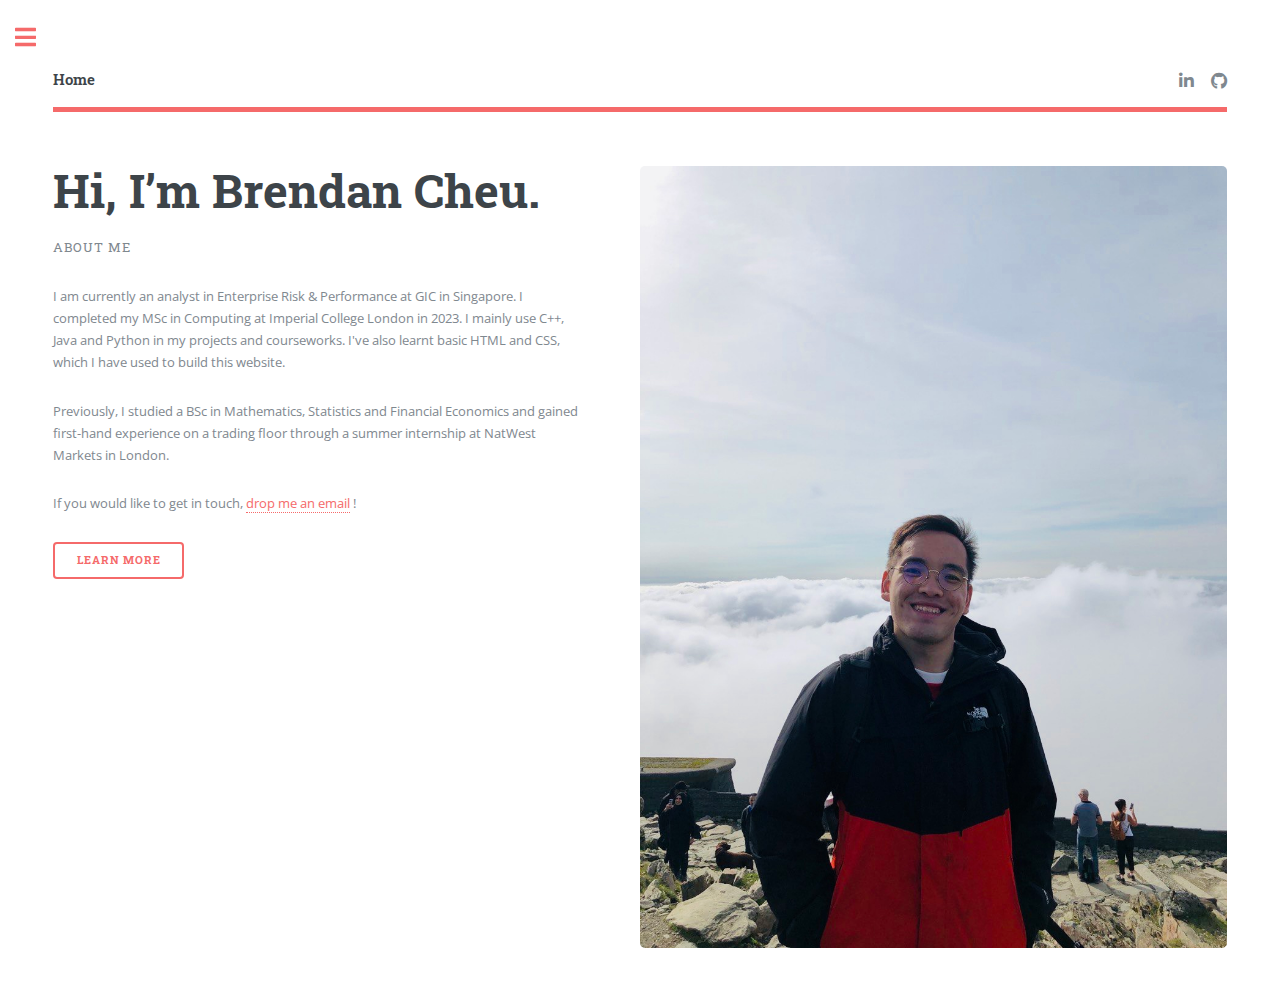
<file: index.html>
<!DOCTYPE HTML>
<!--
	Editorial by HTML5 UP
	html5up.net | @ajlkn
	Free for personal and commercial use under the CCA 3.0 license (html5up.net/license)
-->
<html>
	<head>
		<title>Brendan Cheu</title>
		<meta charset="utf-8" />
		<meta name="viewport" content="width=device-width, initial-scale=1, user-scalable=no" />
		<link rel="stylesheet" href="assets/css/main.css" />
	</head>
	<body class="is-preload">

		<!-- Wrapper -->
			<div id="wrapper">

				<!-- Main -->
					<div id="main">
						<div class="inner">

							<!-- Header -->
								<header id="header">
									<a href="index.html" class="logo"><strong>Home</strong></a>
									<ul class="icons">
										<li><a href="https://www.linkedin.com/in/brendan-cheu/" class="icon brands fa-linkedin-in"><span class="label">LinkedIn</span></a></li>
										<li><a href="https://github.com/ah19190" class="icon brands fa-github"><span class="label">GitHub</span></a></li>
									</ul>
								</header>

							<!-- Banner -->
								<section id="banner">
									<div class="content">
										<header>
											<h1>Hi, I’m Brendan Cheu.</h1>
											<p>About me</p>
										</header>
										<p>I am currently an analyst in Enterprise Risk & Performance at GIC in Singapore. I completed my MSc in Computing at Imperial College London in 2023. I mainly use C++, Java and Python in my projects and courseworks. I've also learnt basic HTML and CSS, which I have used to build this website.</p>
										<p>Previously, I studied a BSc in Mathematics, Statistics and Financial Economics and gained first-hand experience on a trading floor through a summer internship at NatWest Markets in London.</p>
										<p>If you would like to get in touch, <a href="mailto:brendancheu@gmail.com">drop me an email</a> !</p>
										<ul class="actions">
											<li><a href="about_me.html" class="button big">Learn More</a></li>
										</ul>
									</div>
									<span class="image object">
										<img src="images/IMG_0677.jpg" alt="" />
									</span>
								</section>

						</div>
					</div>

				<!-- Sidebar -->
					<div id="sidebar">
						<div class="inner">

							<!-- Search -->
								<section id="search" class="alt">
									<form method="post" action="#">
										<input type="text" name="query" id="query" placeholder="Search" />
									</form>
								</section>

							<!-- Menu -->
								<nav id="menu">
									<header class="major">
										<h2>Menu</h2>
									</header>
									<ul>
										<li><a href="index.html">Homepage</a></li>
										<li><a href="about_me.html">Experiences</a></li>
										<li><a href="projects.html">Projects</a></li>										
									</ul>
								</nav>

							<!-- Section -->
								<section>
									<header class="major">
										<h2>Recent Projects</h2>
									</header>
									<div class="mini-posts">
										<article>
											<a href="projects.html" class="image"><img src="images/kernel_bypass01.png" alt="" /></a>
											<p>Merging packets using Kernel-Bypass Frameworks</p>
										</article>
									</div>
									<ul class="actions">
										<li><a href="projects.html" class="button">More</a></li>
									</ul>
								</section>

							<!-- Section -->
								<section>
									<header class="major">
										<h2>Get in touch</h2>
									</header>
									<p>Here are the various ways to get in touch.</p>
									<ul class="contact">
										<li class="icon solid fa-envelope"><a href="#">brendancheu@gmail.com</a></li>
									</ul>
								</section>

							<!-- Footer -->
								<footer id="footer">
									<p class="copyright">&copy; Untitled. All rights reserved. Demo Images: <a href="https://unsplash.com">Unsplash</a>. Design: <a href="https://html5up.net">HTML5 UP</a>.</p>
								</footer>

						</div>
					</div>

			</div>

		<!-- Scripts -->
			<script src="assets/js/jquery.min.js"></script>
			<script src="assets/js/browser.min.js"></script>
			<script src="assets/js/breakpoints.min.js"></script>
			<script src="assets/js/util.js"></script>
			<script src="assets/js/main.js"></script>

	</body>
</html>
</file>
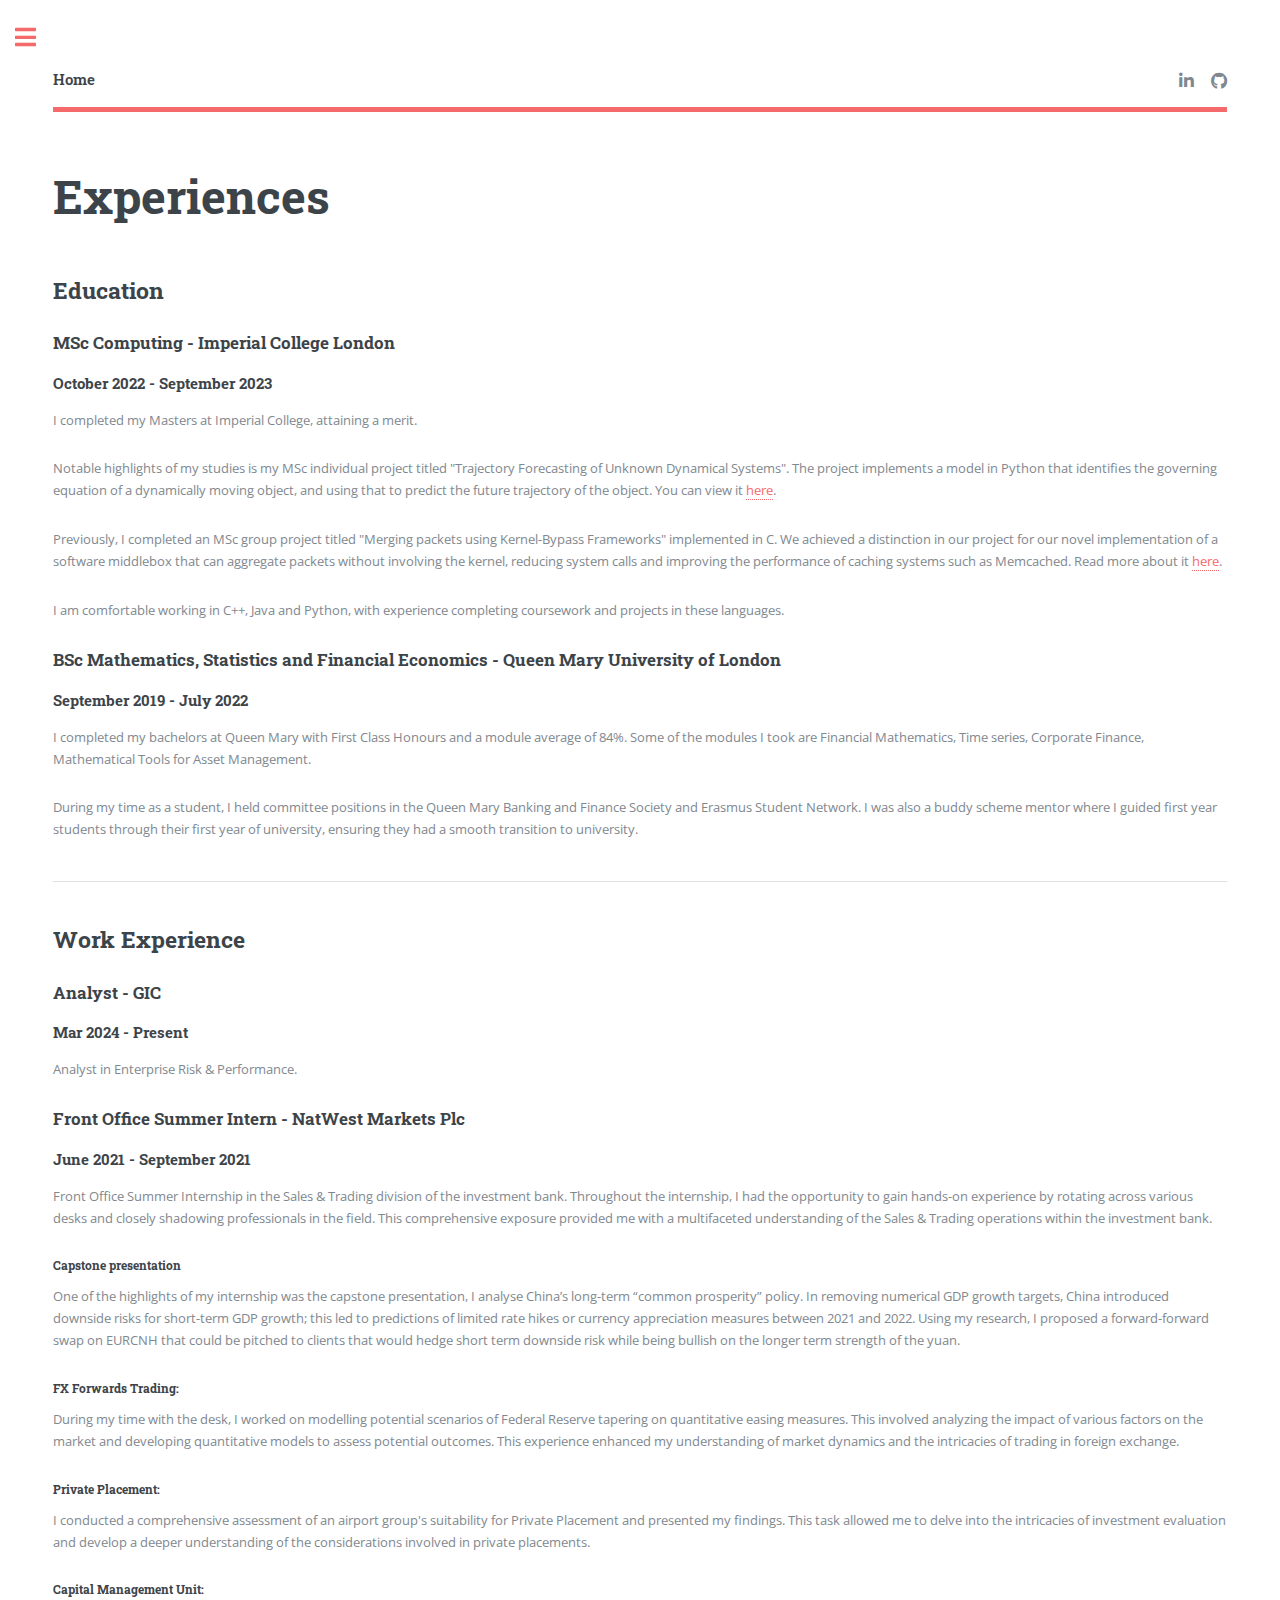
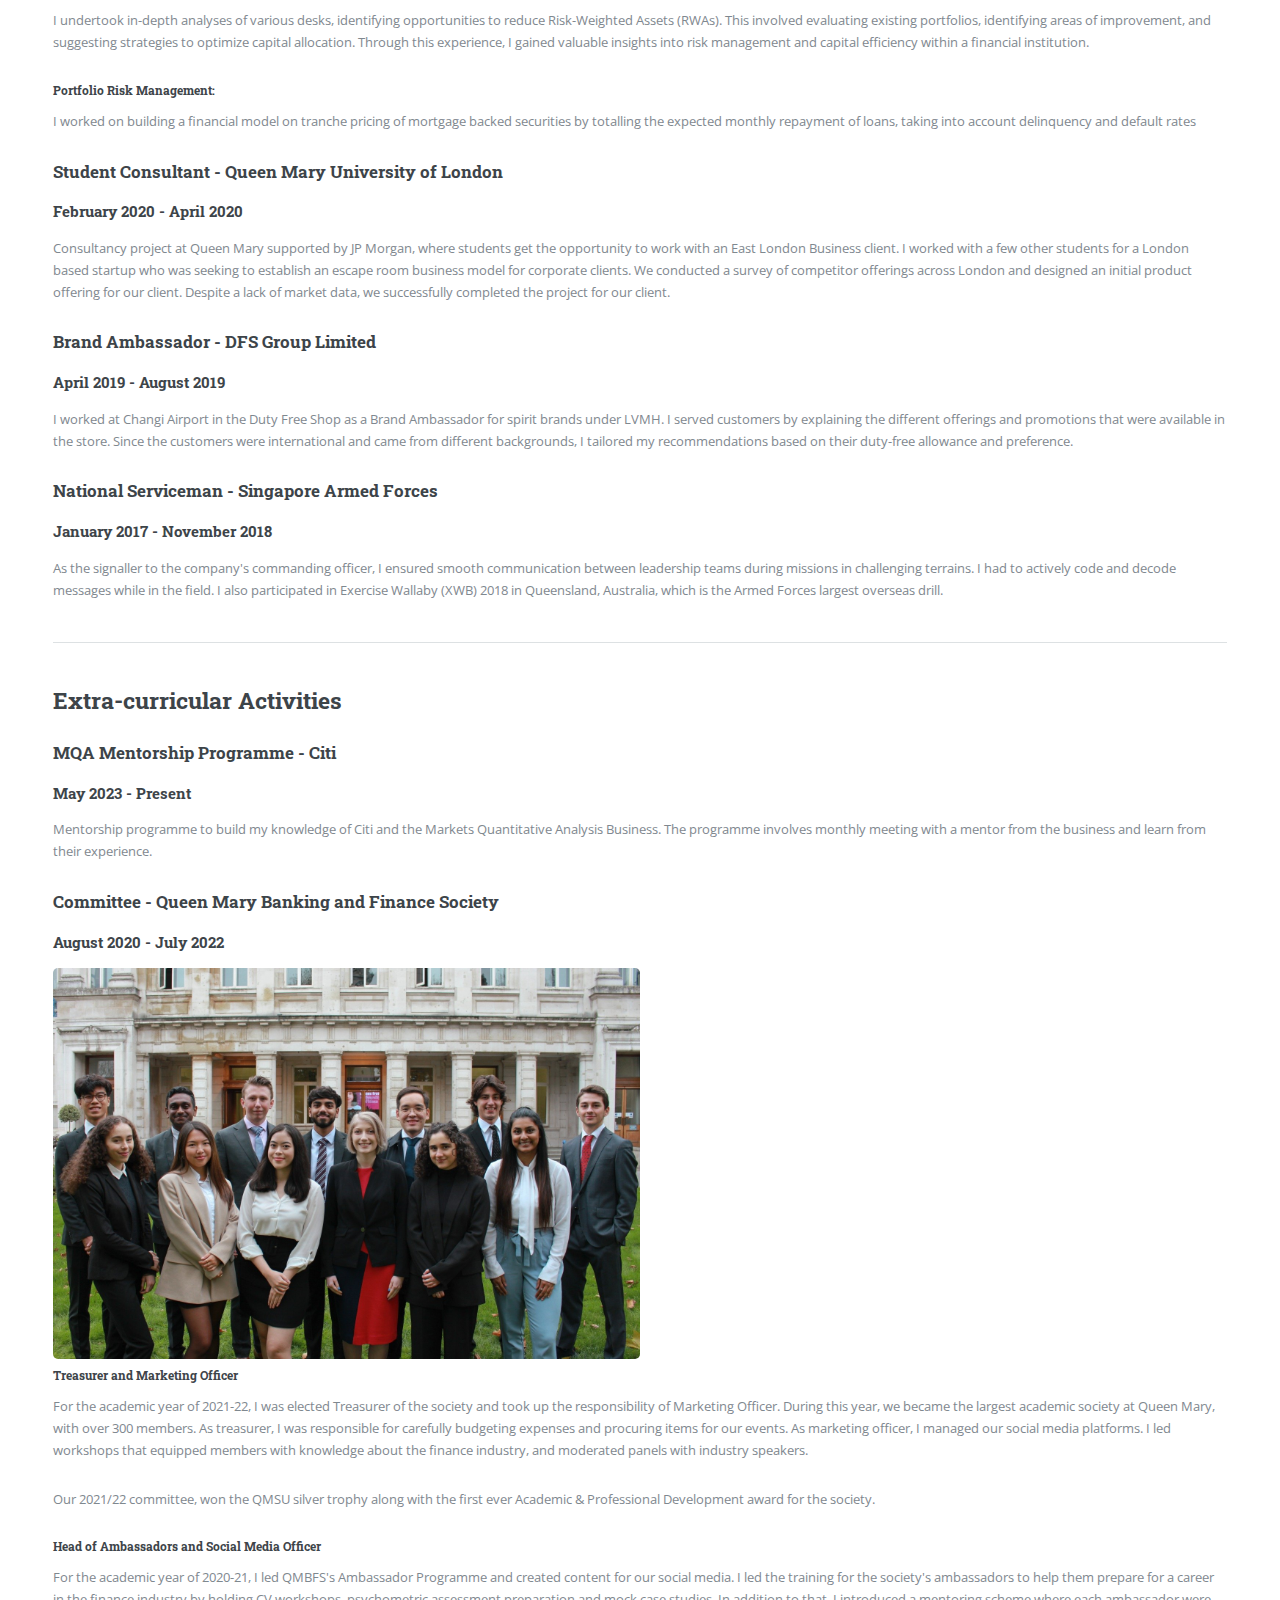
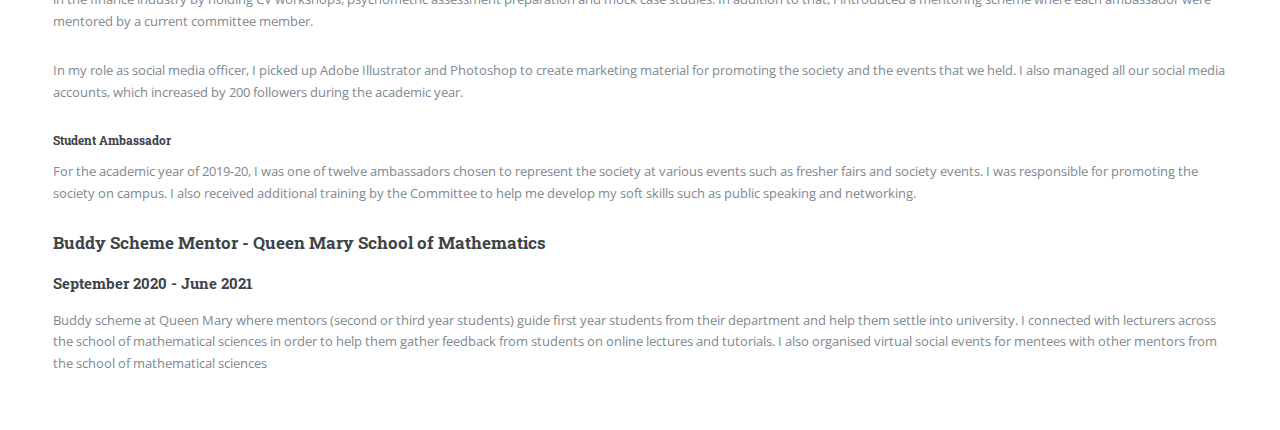
<file: about_me.html>
<!DOCTYPE HTML>
<!--
	Editorial by HTML5 UP
	html5up.net | @ajlkn
	Free for personal and commercial use under the CCA 3.0 license (html5up.net/license)
-->
<html>
	<head>
		<title>About me</title>
		<meta charset="utf-8" />
		<meta name="viewport" content="width=device-width, initial-scale=1, user-scalable=no" />
		<link rel="stylesheet" href="assets/css/main.css" />
	</head>
	<body class="is-preload">

		<!-- Wrapper -->
			<div id="wrapper">

				<!-- Main -->
					<div id="main">
						<div class="inner">

							<!-- Header -->
								<header id="header">
									<a href="index.html" class="logo"><strong>Home</strong></a>
									<ul class="icons">
										<li><a href="https://www.linkedin.com/in/brendan-cheu/" class="icon brands fa-linkedin-in"><span class="label">LinkedIn</span></a></li>
										<li><a href="https://github.com/ah19190" class="icon brands fa-github"><span class="label">GitHub</span></a></li>
									</ul>
								</header>

							<!-- Content -->
								<section>
									<header class="main">
										<h1>Experiences</h1>
									</header>

									<h2>Education</h2>

									<h3>MSc Computing - Imperial College London</h3>
									<h4>October 2022 - September 2023</h4>

									<p>I completed my Masters at Imperial College, attaining a merit.</p>
									<p>Notable highlights of my studies is my MSc individual project titled "Trajectory Forecasting of Unknown Dynamical Systems". 
										The project implements a model in Python that identifies the governing equation of a dynamically moving object, and using that to predict the future trajectory of the object. 
										You can view it <a href="https://github.com/ah19190/moving-obstacle-trajectory-prediction">here</a>. 
									</p>
									<p>Previously, I completed an MSc group project titled "Merging packets using Kernel-Bypass Frameworks" implemented in C. 
										We achieved a distinction in our project for our novel implementation of a software middlebox that can aggregate packets without involving the kernel, reducing system calls and improving the performance of caching systems such as Memcached. 
										Read more about it <a href="projects.html">here</a>.
									</p>
									<p>I am comfortable working in C++, Java and Python, with experience completing coursework and projects in these languages.</p>

									<h3>BSc Mathematics, Statistics and Financial Economics - Queen Mary University of London</h3>
									<h4>September 2019 - July 2022</h4>

									<p>I completed my bachelors at Queen Mary with First Class Honours and a module average of 84%. Some of the modules I took are Financial Mathematics, Time series, Corporate Finance, Mathematical Tools for Asset Management.</p>
									<p>During my time as a student, I held committee positions in the Queen Mary Banking and Finance Society and Erasmus Student Network. I was also a buddy scheme mentor where I guided first year students through their first year of university, ensuring they had a smooth transition to university. </p>
									<hr class="major" />

									<h2>Work Experience</h2>

									<h3>Analyst - GIC</h3>
									<h4>Mar 2024 - Present</h4>
									<p>Analyst in Enterprise Risk & Performance.</p>

									<h3>Front Office Summer Intern - NatWest Markets Plc</h3>
									<h4>June 2021 - September 2021</h4>

									<p>Front Office Summer Internship in the Sales & Trading division of the investment bank. Throughout the internship, I had the opportunity to gain hands-on experience by rotating across various desks and closely shadowing professionals in the field. This comprehensive exposure provided me with a multifaceted understanding of the Sales & Trading operations within the investment bank.</p>
									<h5>Capstone presentation</h5>
									<p>One of the highlights of my internship was the capstone presentation, I analyse China’s long-term “common prosperity” policy. In removing numerical GDP growth targets, China introduced downside risks for short-term GDP growth; this led to predictions of limited rate hikes or currency appreciation measures between 2021 and 2022. Using my research, I proposed a forward-forward swap on EURCNH that could be pitched to clients that would hedge short term downside risk while being bullish on the longer term strength of the yuan.</p>
									
									<h5>FX Forwards Trading:</h5> 
									<p>During my time with the desk, I worked on modelling potential scenarios of Federal Reserve tapering on quantitative easing measures. This involved analyzing the impact of various factors on the market and developing quantitative models to assess potential outcomes. This experience enhanced my understanding of market dynamics and the intricacies of trading in foreign exchange.</p>
									<h5>Private Placement:</h5> 
									<p>I conducted a comprehensive assessment of an airport group's suitability for Private Placement and presented my findings. This task allowed me to delve into the intricacies of investment evaluation and develop a deeper understanding of the considerations involved in private placements.</p>
									<h5>Capital Management Unit:</h5>
									<p>I undertook in-depth analyses of various desks, identifying opportunities to reduce Risk-Weighted Assets (RWAs). This involved evaluating existing portfolios, identifying areas of improvement, and suggesting strategies to optimize capital allocation. Through this experience, I gained valuable insights into risk management and capital efficiency within a financial institution.</p>
									<h5>Portfolio Risk Management:</h5>
									<p>I worked on building a financial model on tranche pricing of mortgage backed securities by totalling the expected monthly repayment of loans, taking into account delinquency and default rates</p>
									
									<h3>Student Consultant - Queen Mary University of London</h3>
									<h4>February 2020 - April 2020</h4>

									<p>Consultancy project at Queen Mary supported by JP Morgan, where students get the opportunity to work with an East London Business client.
										I worked with a few other students for a London based startup who was seeking to establish an escape room business model for corporate clients. 
										We conducted a survey of competitor offerings across London and designed an initial product offering for our client. Despite a lack of market data, 
										we successfully completed the project for our client. 
									</p>

									<h3>Brand Ambassador - DFS Group Limited</h3>
									<h4>April 2019 - August 2019</h4>

									<p>I worked at Changi Airport in the Duty Free Shop as a Brand Ambassador for spirit brands under LVMH. I served customers by explaining the different offerings and promotions that were available in the store. 
										Since the customers were international and came from different backgrounds, I tailored my recommendations based on their duty-free allowance and preference. 
									</p>

									<h3>National Serviceman - Singapore Armed Forces</h3>
									<h4>January 2017 - November 2018</h4>

									<p>
										As the signaller to the company's commanding officer, I ensured smooth communication between leadership teams during missions in challenging terrains. I had to actively code and decode messages while in the field.
										I also participated in Exercise Wallaby (XWB) 2018 in Queensland, Australia, which is the Armed Forces largest overseas drill.
									</p>

									<hr class="major" />

									<h2>Extra-curricular Activities</h2>
									<h3>MQA Mentorship Programme - Citi</h3>
									<h4>May 2023 - Present</h4>

									<p>Mentorship programme to build my knowledge of Citi and the Markets Quantitative Analysis Business. The programme involves monthly meeting with a mentor from the business 
									and learn from their experience. 
									</p>

									<h3>Committee - Queen Mary Banking and Finance Society</h3>
									<h4>August 2020 - July 2022</h4>

									<span class="image object">
										<img src="images/QMBFS_committee_picture.jpeg" alt="QMBFS committee" style="max-width: 50%; height: auto;"/>
									</span>

									<h5>Treasurer and Marketing Officer </h5>
									<p>For the academic year of 2021-22, I was elected Treasurer of the society and took up the responsibility of Marketing Officer. During this year, we became the largest academic society at Queen Mary, with over 300 members. 
										As treasurer, I was responsible for carefully budgeting expenses and procuring items for our events. As marketing officer, I managed our social media platforms. I led workshops that equipped members with knowledge about the finance industry, 
									and moderated panels with industry speakers. 
									</p>
									<p>
										Our 2021/22 committee, won the QMSU silver trophy along with the first ever Academic & Professional Development award for the society.
									</p>

									<h5>Head of Ambassadors and Social Media Officer </h5>
									<p>For the academic year of 2020-21, I led QMBFS's Ambassador Programme and created content for our social media. 
										I led the training for the society's ambassadors to help them prepare for a career in the finance industry by holding CV workshops, 
										psychometric assessment preparation and mock case studies. In addition to that, I introduced a mentoring scheme where each ambassador were mentored
										by a current committee member. </p>
									<p>In my role as social media officer, I picked up Adobe Illustrator and Photoshop to create marketing material for promoting the society and the events that we held. 
										I also managed all our social media accounts, which increased by 200 followers during the academic year. 
									</p>

									<h5>Student Ambassador </h5>
									<p>
										For the academic year of 2019-20, I was one of twelve ambassadors chosen to represent the society at various events such as fresher fairs and society events. I was responsible for promoting the society on campus. 
										I also received additional training by the Committee to help me develop my soft skills such as public speaking and networking.
									</p>

									<h3>Buddy Scheme Mentor - Queen Mary School of Mathematics</h3>
									<h4>September 2020 - June 2021</h4>
									<p>Buddy scheme at Queen Mary where mentors (second or third year students) guide first year students from their department and help them settle into university. 
										I connected with lecturers across the school of mathematical sciences in order to help them gather feedback from students on online lectures and tutorials. 
										I also organised virtual social events for mentees with other mentors from the school of mathematical sciences
									</p>

								</section>

						</div>
					</div>

				<!-- Sidebar -->
					<div id="sidebar">
						<div class="inner">

							<!-- Search -->
								<section id="search" class="alt">
									<form method="post" action="#">
										<input type="text" name="query" id="query" placeholder="Search" />
									</form>
								</section>

							<!-- Menu -->
								<nav id="menu">
									<header class="major">
										<h2>Menu</h2>
									</header>
									<ul>
										<li><a href="index.html">Homepage</a></li>
										<li><a href="about_me.html">Experiences</a></li>
										<li><a href="projects.html">Projects</a></li>										
									</ul>
								</nav>

							<!-- Section -->
								<section>
									<header class="major">
										<h2>Recent Projects</h2>
									</header>
									<div class="mini-posts">
										<article>
											<a href="projects.html" class="image"><img src="images/kernel_bypass01.png" alt="" /></a>
											<p>Merging packets using Kernel-Bypass Frameworks</p>
										</article>
									</div>
									<ul class="actions">
										<li><a href="projects.html" class="button">More</a></li>
									</ul>
								</section>

							<!-- Section -->
							<section>
								<header class="major">
									<h2>Get in touch</h2>
								</header>
								<p>Here are the various ways to get in touch.</p>
								<ul class="contact">
									<li class="icon solid fa-envelope"><a href="#">brendancheu@gmail.com</a></li>
								</ul>
							</section>

							<!-- Footer -->
								<footer id="footer">
									<p class="copyright">&copy; Untitled. All rights reserved. Demo Images: <a href="https://unsplash.com">Unsplash</a>. Design: <a href="https://html5up.net">HTML5 UP</a>.</p>
								</footer>

						</div>
					</div>

			</div>

		<!-- Scripts -->
			<script src="assets/js/jquery.min.js"></script>
			<script src="assets/js/browser.min.js"></script>
			<script src="assets/js/breakpoints.min.js"></script>
			<script src="assets/js/util.js"></script>
			<script src="assets/js/main.js"></script>

	</body>
</html>
</file>
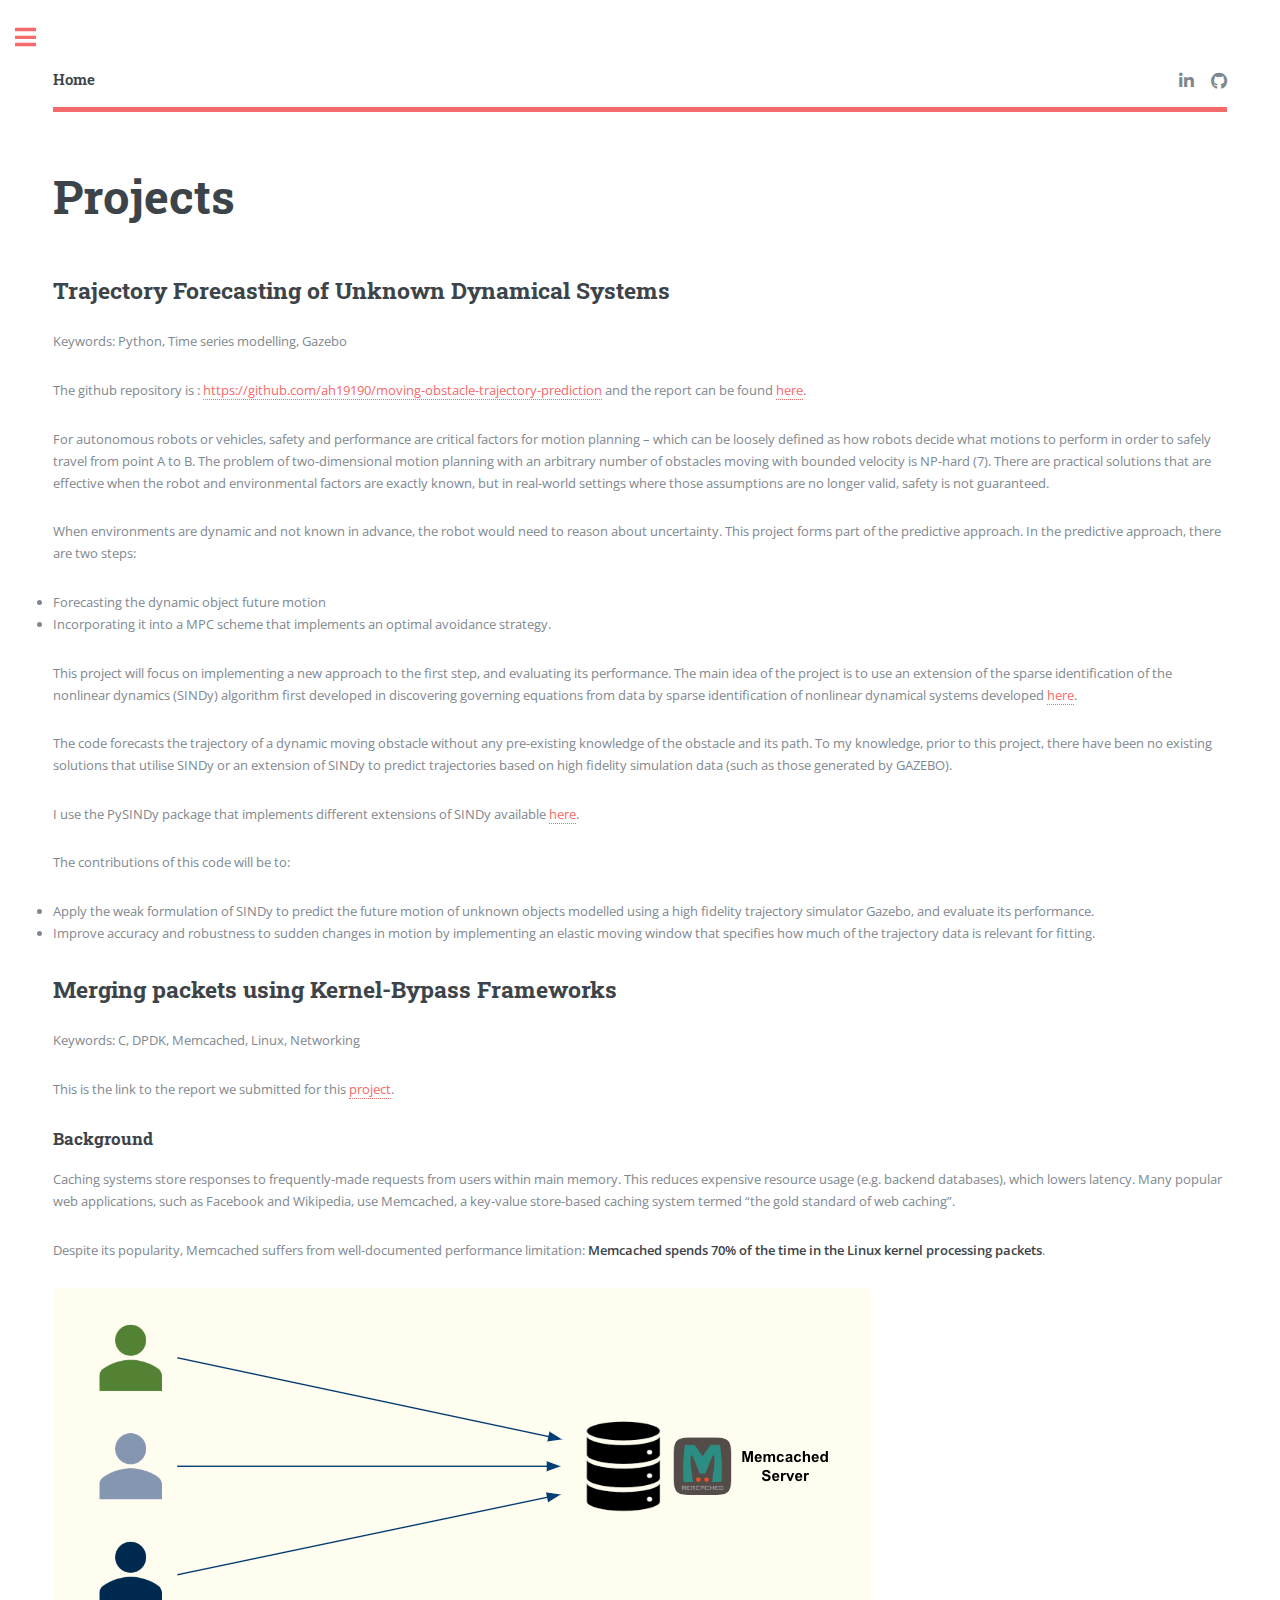
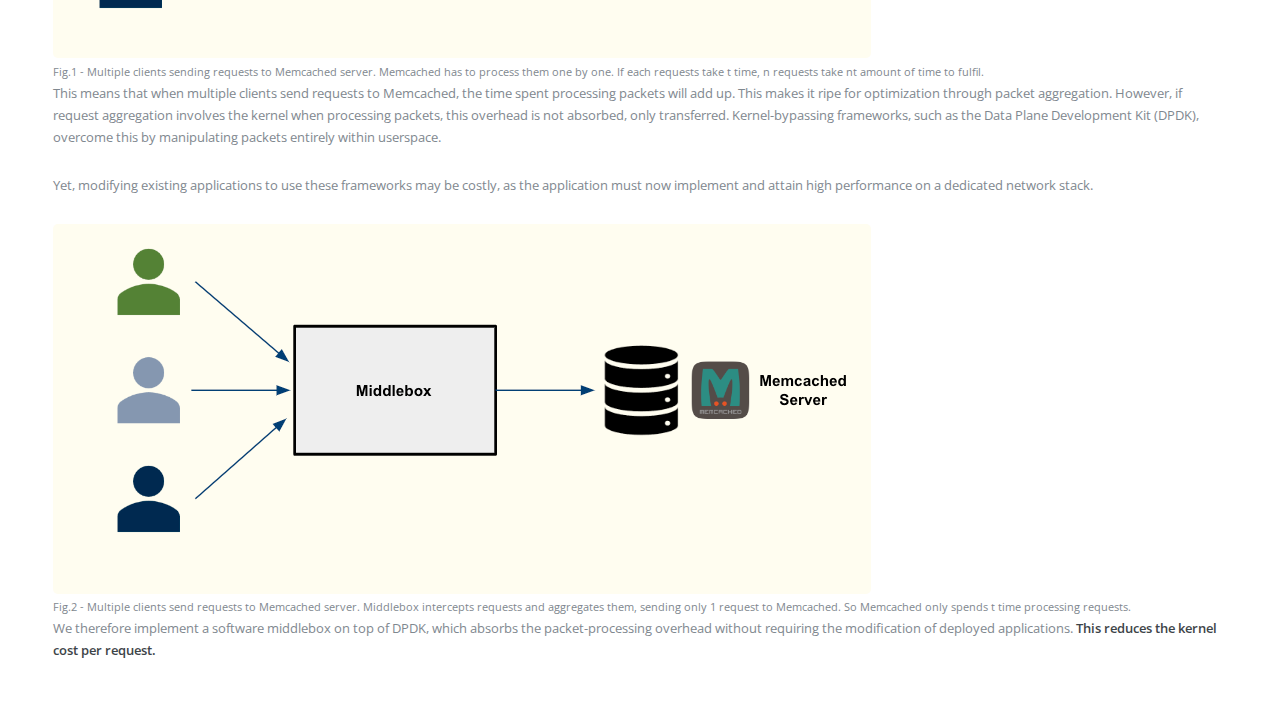
<file: projects.html>
<!DOCTYPE HTML>
<!--
	Editorial by HTML5 UP
	html5up.net | @ajlkn
	Free for personal and commercial use under the CCA 3.0 license (html5up.net/license)
-->
<html>
	<head>
		<title>Projects</title>
		<meta charset="utf-8" />
		<meta name="viewport" content="width=device-width, initial-scale=1, user-scalable=no" />
		<link rel="stylesheet" href="assets/css/main.css" />
	</head>
	<body class="is-preload">

		<!-- Wrapper -->
			<div id="wrapper">

				<!-- Main -->
					<div id="main">
						<div class="inner">

							<!-- Header -->
								<header id="header">
									<a href="index.html" class="logo"><strong>Home</strong></a>
									<ul class="icons">
										<li><a href="https://www.linkedin.com/in/brendan-cheu/" class="icon brands fa-linkedin-in"><span class="label">LinkedIn</span></a></li>
										<li><a href="https://github.com/ah19190" class="icon brands fa-github"><span class="label">GitHub</span></a></li>
									</ul>
								</header>

							<!-- Content -->
								<section>
									<header class="main">
										<h1>Projects</h1>
									</header>

									<h2>Trajectory Forecasting of Unknown Dynamical Systems</h2>
									<p>Keywords: Python, Time series modelling, Gazebo </p>

									<p>The github repository is : <a href="https://github.com/ah19190/moving-obstacle-trajectory-prediction">https://github.com/ah19190/moving-obstacle-trajectory-prediction</a> and the report can be found <a href="/PDFs/Moving_object_trajectory_prediction.pdf">here</a>.</p>

									<p>For autonomous robots or vehicles, safety and performance are critical factors for motion planning – which can be
										loosely defined as how robots decide what motions to perform in order to safely travel from point A to B. The problem of two-dimensional motion 
										planning with an arbitrary number of obstacles moving with bounded velocity is NP-hard (7). There are practical solutions that are effective when the robot and
										environmental factors are exactly known, but in real-world settings where those assumptions are no longer valid,
										safety is not guaranteed. 
									</p>

									<p>When environments are dynamic and not known in advance, the robot would need to reason about uncertainty. 
										This project forms part of the predictive approach. In the predictive approach, there are two steps:
										<li>Forecasting the dynamic object future motion</li>
										<li>Incorporating it into a MPC scheme that implements an optimal avoidance strategy.</li>
									</p>
									
									
									<p>This project will focus on implementing a new approach to the first step, and evaluating its performance. The
										main idea of the project is to use an extension of the sparse identification of the nonlinear dynamics (SINDy) algorithm first developed in discovering governing equations from data by sparse identification of nonlinear dynamical
										systems developed <a href="//doi.org/10.48550/arXiv.1509.03580">here</a>. 
									</p>

									<p>The code forecasts the trajectory of a dynamic moving obstacle without any pre-existing knowledge of the
										obstacle and its path. To my knowledge, prior to this project, there have been no existing solutions that utilise SINDy or an extension of
										SINDy to predict trajectories based on high fidelity simulation data (such as those generated by GAZEBO). 
									</p>

									<p>I use the PySINDy package that implements different extensions of SINDy available <a href="//github.com/dynamicslab/pysindy">here</a>.
									</p>

									<p>The contributions of this code will be to:
										<li>Apply the weak formulation of SINDy to predict the future motion of unknown objects modelled using a high
										fidelity trajectory simulator Gazebo, and evaluate its performance.
										</li>
										<li>Improve accuracy and robustness to sudden changes in motion by implementing an elastic moving window
										that specifies how much of the trajectory data is relevant for fitting.
										</li>
									</p>
									

									<h2>Merging packets using Kernel-Bypass Frameworks</h2>
									<p>Keywords: C, DPDK, Memcached, Linux, Networking</p>
										<p>This is the link to the report we submitted for this <a href="/PDFs/Group_Project_Report.pdf">project</a>.</p>

										<h3>Background</h3>
										<p>Caching systems store responses to frequently-made requests from users within main memory.
											This reduces expensive resource usage (e.g. backend databases), which lowers latency. Many popular
											web applications, such as Facebook and Wikipedia, use Memcached, a key-value store-based caching
											system termed “the gold standard of web caching”.</p>
											
											<p>Despite its popularity, Memcached suffers from well-documented performance limitation: 
												<b>Memcached spends 70% of the time in the Linux kernel processing packets</b>. 
											</p>

											<span class="image object">
												<img src="images/problemOne.png"
													 alt="Problem overview" id="project-image">
												<figcaption>Fig.1 - Multiple clients sending requests to Memcached server. Memcached has to process them one by one. If each requests take t time, n requests take nt amount of time to fulfil. </figcaption>
											  </span>

											<p>This means that when multiple clients send requests to Memcached, the time spent processing packets will add up. 
												This makes it ripe for optimization through packet aggregation. However, if request aggregation involves the kernel 
												when processing packets, this overhead is not absorbed, only transferred. Kernel-bypassing frameworks, such as 
												the Data Plane Development Kit (DPDK), overcome this by manipulating packets entirely within userspace. </p>
												
												<p>Yet, modifying existing applications to use these frameworks may be costly, as the application must now 
													implement and attain high performance on a dedicated network stack.
												</p>

											<span class="image object">
												<img src="images/problemTwo.png" alt="Problem solution - middlebox" id="project-image"/>
												<figcaption>Fig.2 - Multiple clients send requests to Memcached server. Middlebox intercepts requests and aggregates them, sending only 1 request to Memcached. So Memcached only spends t time processing requests. </figcaption>
											</span>
						
										<p>  We therefore implement a software middlebox on top of DPDK, which
											absorbs the packet-processing overhead without requiring the modification of deployed applications. 
											<b>This reduces the kernel cost per request.</b>
										</p>


										<div class="row gtr-200">
											<div class="col-6 col-12-medium">

											</div>
											<div class="col-6 col-12-medium">				

											</div>
										</div>

								</section>

						</div>
					</div>

				<!-- Sidebar -->
					<div id="sidebar">
						<div class="inner">

							<!-- Search -->
								<section id="search" class="alt">
									<form method="post" action="#">
										<input type="text" name="query" id="query" placeholder="Search" />
									</form>
								</section>

							<!-- Menu -->
								<nav id="menu">
									<header class="major">
										<h2>Menu</h2>
									</header>
									<ul>
										<li><a href="index.html">Homepage</a></li>
										<li><a href="about_me.html">Experiences</a></li>
										<li><a href="projects.html">Projects</a></li>
									</ul>
								</nav>

							<!-- Section -->
								<section>
									<header class="major">
										<h2>Recent Projects</h2>
									</header>
									<div class="mini-posts">
										<article>
											<a href="projects.html" class="image"><img src="images/kernel_bypass01.png" alt="" /></a>
											<p>Merging packets using Kernel-Bypass Frameworks</p>
										</article>									
									</div>
									<ul class="actions">
										<li><a href="projects.html" class="button">More</a></li>
									</ul>
								</section>

							<!-- Section -->
							<section>
								<header class="major">
									<h2>Get in touch</h2>
								</header>
								<p>Here are the various ways to get in touch.</p>
								<ul class="contact">
									<li class="icon solid fa-envelope"><a href="#">brendancheu@gmail.com</a></li>
								</ul>
							</section>

							<!-- Footer -->
								<footer id="footer">
									<p class="copyright">&copy; Untitled. All rights reserved. Demo Images: <a href="https://unsplash.com">Unsplash</a>. Design: <a href="https://html5up.net">HTML5 UP</a>.</p>
								</footer>

						</div>
					</div>

			</div>

		<!-- Scripts -->
			<script src="assets/js/jquery.min.js"></script>
			<script src="assets/js/browser.min.js"></script>
			<script src="assets/js/breakpoints.min.js"></script>
			<script src="assets/js/util.js"></script>
			<script src="assets/js/main.js"></script>

	</body>
</html>
</file>
<file: assets/css/main.css>
@import url(fontawesome-all.min.css);
@import url("https://fonts.googleapis.com/css?family=Open+Sans:400,600,400italic,600italic|Roboto+Slab:400,700");
/*
	Editorial by HTML5 UP
	html5up.net | @ajlkn
	Free for personal and commercial use under the CCA 3.0 license (html5up.net/license)
*/
html, body, div, span, applet, object,
iframe, h1, h2, h3, h4, h5, h6, p, blockquote,
pre, a, abbr, acronym, address, big, cite,
code, del, dfn, em, img, ins, kbd, q, s, samp,
small, strike, strong, sub, sup, tt, var, b,
u, i, center, dl, dt, dd, ol, ul, li, fieldset,
form, label, legend, table, caption, tbody,
tfoot, thead, tr, th, td, article, aside,
canvas, details, embed, figure, figcaption,
footer, header, hgroup, menu, nav, output, ruby,
section, summary, time, mark, audio, video {
  margin: 0;
  padding: 0;
  border: 0;
  font-size: 100%;
  font: inherit;
  vertical-align: baseline; }

article, aside, details, figcaption, figure,
footer, header, hgroup, menu, nav, section {
  display: block; }

body {
  line-height: 1; }

ol, ul {
  list-style: none; }

blockquote, q {
  quotes: none; }
  blockquote:before, blockquote:after, q:before, q:after {
    content: '';
    content: none; }

table {
  border-collapse: collapse;
  border-spacing: 0; }

body {
  -webkit-text-size-adjust: none; }

mark {
  background-color: transparent;
  color: inherit; }

input::-moz-focus-inner {
  border: 0;
  padding: 0; }

input, select, textarea {
  -moz-appearance: none;
  -webkit-appearance: none;
  -ms-appearance: none;
  appearance: none; }

/* Basic */
@-ms-viewport {
  width: device-width; }

body {
  -ms-overflow-style: scrollbar; }

@media screen and (max-width: 480px) {
  html, body {
    min-width: 320px; } }

html {
  box-sizing: border-box; }

*, *:before, *:after {
  box-sizing: inherit; }

body {
  background: #ffffff; }
  body.is-preload *, body.is-preload *:before, body.is-preload *:after, body.is-resizing *, body.is-resizing *:before, body.is-resizing *:after {
    -moz-animation: none !important;
    -webkit-animation: none !important;
    -ms-animation: none !important;
    animation: none !important;
    -moz-transition: none !important;
    -webkit-transition: none !important;
    -ms-transition: none !important;
    transition: none !important; }

/* Type */
body, input, select, textarea {
  color: #7f888f;
  font-family: "Open Sans", sans-serif;
  font-size: 13pt;
  font-weight: 400;
  line-height: 1.65; }
  @media screen and (max-width: 1680px) {
    body, input, select, textarea {
      font-size: 11pt; } }
  @media screen and (max-width: 1280px) {
    body, input, select, textarea {
      font-size: 10pt; } }
  @media screen and (max-width: 360px) {
    body, input, select, textarea {
      font-size: 9pt; } }

a {
  -moz-transition: color 0.2s ease-in-out, border-bottom-color 0.2s ease-in-out;
  -webkit-transition: color 0.2s ease-in-out, border-bottom-color 0.2s ease-in-out;
  -ms-transition: color 0.2s ease-in-out, border-bottom-color 0.2s ease-in-out;
  transition: color 0.2s ease-in-out, border-bottom-color 0.2s ease-in-out;
  border-bottom: dotted 1px;
  color: #f56a6a;
  text-decoration: none; }
  a:hover {
    border-bottom-color: #f56a6a;
    color: #f56a6a !important; }
    a:hover strong {
      color: inherit; }

strong, b {
  color: #3d4449;
  font-weight: 600; }

em, i {
  font-style: italic; }

p {
  margin: 0 0 2em 0; }

h1, h2, h3, h4, h5, h6 {
  color: #3d4449;
  font-family: "Roboto Slab", serif;
  font-weight: 700;
  line-height: 1.5;
  margin: 0 0 1em 0; }
  h1 a, h2 a, h3 a, h4 a, h5 a, h6 a {
    color: inherit;
    text-decoration: none;
    border-bottom: 0; }

h1 {
  font-size: 4em;
  margin: 0 0 0.5em 0;
  line-height: 1.3; }

h2 {
  font-size: 1.75em; }

h3 {
  font-size: 1.25em; }

h4 {
  font-size: 1.1em; }

h5 {
  font-size: 0.9em; }

h6 {
  font-size: 0.7em; }

@media screen and (max-width: 1680px) {
  h1 {
    font-size: 3.5em; } }

@media screen and (max-width: 980px) {
  h1 {
    font-size: 3.25em; } }

@media screen and (max-width: 736px) {
  h1 {
    font-size: 2em;
    line-height: 1.4; }
  h2 {
    font-size: 1.5em; } }

sub {
  font-size: 0.8em;
  position: relative;
  top: 0.5em; }

sup {
  font-size: 0.8em;
  position: relative;
  top: -0.5em; }

blockquote {
  border-left: solid 3px rgba(210, 215, 217, 0.75);
  font-style: italic;
  margin: 0 0 2em 0;
  padding: 0.5em 0 0.5em 2em; }

code {
  background: rgba(230, 235, 237, 0.25);
  border-radius: 0.375em;
  border: solid 1px rgba(210, 215, 217, 0.75);
  font-family: "Courier New", monospace;
  font-size: 0.9em;
  margin: 0 0.25em;
  padding: 0.25em 0.65em; }

pre {
  -webkit-overflow-scrolling: touch;
  font-family: "Courier New", monospace;
  font-size: 0.9em;
  margin: 0 0 2em 0; }
  pre code {
    display: block;
    line-height: 1.75;
    padding: 1em 1.5em;
    overflow-x: auto; }

hr {
  border: 0;
  border-bottom: solid 1px rgba(210, 215, 217, 0.75);
  margin: 2em 0; }
  hr.major {
    margin: 3em 0; }

.align-left {
  text-align: left; }

.align-center {
  text-align: center; }

.align-right {
  text-align: right; }

figcaption {
  font-size: 0.8em;
  margin-top: 0.5em;
  text-align: left; }

/* Row */
.row {
  display: flex;
  flex-wrap: wrap;
  box-sizing: border-box;
  align-items: stretch; }
  .row > * {
    box-sizing: border-box; }
  .row.gtr-uniform > * > :last-child {
    margin-bottom: 0; }
  .row.aln-left {
    justify-content: flex-start; }
  .row.aln-center {
    justify-content: center; }
  .row.aln-right {
    justify-content: flex-end; }
  .row.aln-top {
    align-items: flex-start; }
  .row.aln-middle {
    align-items: center; }
  .row.aln-bottom {
    align-items: flex-end; }
  .row > .imp {
    order: -1; }
  .row > .col-1 {
    width: 8.33333%; }
  .row > .off-1 {
    margin-left: 8.33333%; }
  .row > .col-2 {
    width: 16.66667%; }
  .row > .off-2 {
    margin-left: 16.66667%; }
  .row > .col-3 {
    width: 25%; }
  .row > .off-3 {
    margin-left: 25%; }
  .row > .col-4 {
    width: 33.33333%; }
  .row > .off-4 {
    margin-left: 33.33333%; }
  .row > .col-5 {
    width: 41.66667%; }
  .row > .off-5 {
    margin-left: 41.66667%; }
  .row > .col-6 {
    width: 50%; }
  .row > .off-6 {
    margin-left: 50%; }
  .row > .col-7 {
    width: 58.33333%; }
  .row > .off-7 {
    margin-left: 58.33333%; }
  .row > .col-8 {
    width: 66.66667%; }
  .row > .off-8 {
    margin-left: 66.66667%; }
  .row > .col-9 {
    width: 75%; }
  .row > .off-9 {
    margin-left: 75%; }
  .row > .col-10 {
    width: 83.33333%; }
  .row > .off-10 {
    margin-left: 83.33333%; }
  .row > .col-11 {
    width: 91.66667%; }
  .row > .off-11 {
    margin-left: 91.66667%; }
  .row > .col-12 {
    width: 100%; }
  .row > .off-12 {
    margin-left: 100%; }
  .row.gtr-0 {
    margin-top: 0;
    margin-left: 0em; }
    .row.gtr-0 > * {
      padding: 0 0 0 0em; }
    .row.gtr-0.gtr-uniform {
      margin-top: 0em; }
      .row.gtr-0.gtr-uniform > * {
        padding-top: 0em; }
  .row.gtr-25 {
    margin-top: 0;
    margin-left: -0.375em; }
    .row.gtr-25 > * {
      padding: 0 0 0 0.375em; }
    .row.gtr-25.gtr-uniform {
      margin-top: -0.375em; }
      .row.gtr-25.gtr-uniform > * {
        padding-top: 0.375em; }
  .row.gtr-50 {
    margin-top: 0;
    margin-left: -0.75em; }
    .row.gtr-50 > * {
      padding: 0 0 0 0.75em; }
    .row.gtr-50.gtr-uniform {
      margin-top: -0.75em; }
      .row.gtr-50.gtr-uniform > * {
        padding-top: 0.75em; }
  .row {
    margin-top: 0;
    margin-left: -1.5em; }
    .row > * {
      padding: 0 0 0 1.5em; }
    .row.gtr-uniform {
      margin-top: -1.5em; }
      .row.gtr-uniform > * {
        padding-top: 1.5em; }
  .row.gtr-150 {
    margin-top: 0;
    margin-left: -2.25em; }
    .row.gtr-150 > * {
      padding: 0 0 0 2.25em; }
    .row.gtr-150.gtr-uniform {
      margin-top: -2.25em; }
      .row.gtr-150.gtr-uniform > * {
        padding-top: 2.25em; }
  .row.gtr-200 {
    margin-top: 0;
    margin-left: -3em; }
    .row.gtr-200 > * {
      padding: 0 0 0 3em; }
    .row.gtr-200.gtr-uniform {
      margin-top: -3em; }
      .row.gtr-200.gtr-uniform > * {
        padding-top: 3em; }
  @media screen and (max-width: 1680px) {
    .row {
      display: flex;
      flex-wrap: wrap;
      box-sizing: border-box;
      align-items: stretch; }
      .row > * {
        box-sizing: border-box; }
      .row.gtr-uniform > * > :last-child {
        margin-bottom: 0; }
      .row.aln-left {
        justify-content: flex-start; }
      .row.aln-center {
        justify-content: center; }
      .row.aln-right {
        justify-content: flex-end; }
      .row.aln-top {
        align-items: flex-start; }
      .row.aln-middle {
        align-items: center; }
      .row.aln-bottom {
        align-items: flex-end; }
      .row > .imp-xlarge {
        order: -1; }
      .row > .col-1-xlarge {
        width: 8.33333%; }
      .row > .off-1-xlarge {
        margin-left: 8.33333%; }
      .row > .col-2-xlarge {
        width: 16.66667%; }
      .row > .off-2-xlarge {
        margin-left: 16.66667%; }
      .row > .col-3-xlarge {
        width: 25%; }
      .row > .off-3-xlarge {
        margin-left: 25%; }
      .row > .col-4-xlarge {
        width: 33.33333%; }
      .row > .off-4-xlarge {
        margin-left: 33.33333%; }
      .row > .col-5-xlarge {
        width: 41.66667%; }
      .row > .off-5-xlarge {
        margin-left: 41.66667%; }
      .row > .col-6-xlarge {
        width: 50%; }
      .row > .off-6-xlarge {
        margin-left: 50%; }
      .row > .col-7-xlarge {
        width: 58.33333%; }
      .row > .off-7-xlarge {
        margin-left: 58.33333%; }
      .row > .col-8-xlarge {
        width: 66.66667%; }
      .row > .off-8-xlarge {
        margin-left: 66.66667%; }
      .row > .col-9-xlarge {
        width: 75%; }
      .row > .off-9-xlarge {
        margin-left: 75%; }
      .row > .col-10-xlarge {
        width: 83.33333%; }
      .row > .off-10-xlarge {
        margin-left: 83.33333%; }
      .row > .col-11-xlarge {
        width: 91.66667%; }
      .row > .off-11-xlarge {
        margin-left: 91.66667%; }
      .row > .col-12-xlarge {
        width: 100%; }
      .row > .off-12-xlarge {
        margin-left: 100%; }
      .row.gtr-0 {
        margin-top: 0;
        margin-left: 0em; }
        .row.gtr-0 > * {
          padding: 0 0 0 0em; }
        .row.gtr-0.gtr-uniform {
          margin-top: 0em; }
          .row.gtr-0.gtr-uniform > * {
            padding-top: 0em; }
      .row.gtr-25 {
        margin-top: 0;
        margin-left: -0.375em; }
        .row.gtr-25 > * {
          padding: 0 0 0 0.375em; }
        .row.gtr-25.gtr-uniform {
          margin-top: -0.375em; }
          .row.gtr-25.gtr-uniform > * {
            padding-top: 0.375em; }
      .row.gtr-50 {
        margin-top: 0;
        margin-left: -0.75em; }
        .row.gtr-50 > * {
          padding: 0 0 0 0.75em; }
        .row.gtr-50.gtr-uniform {
          margin-top: -0.75em; }
          .row.gtr-50.gtr-uniform > * {
            padding-top: 0.75em; }
      .row {
        margin-top: 0;
        margin-left: -1.5em; }
        .row > * {
          padding: 0 0 0 1.5em; }
        .row.gtr-uniform {
          margin-top: -1.5em; }
          .row.gtr-uniform > * {
            padding-top: 1.5em; }
      .row.gtr-150 {
        margin-top: 0;
        margin-left: -2.25em; }
        .row.gtr-150 > * {
          padding: 0 0 0 2.25em; }
        .row.gtr-150.gtr-uniform {
          margin-top: -2.25em; }
          .row.gtr-150.gtr-uniform > * {
            padding-top: 2.25em; }
      .row.gtr-200 {
        margin-top: 0;
        margin-left: -3em; }
        .row.gtr-200 > * {
          padding: 0 0 0 3em; }
        .row.gtr-200.gtr-uniform {
          margin-top: -3em; }
          .row.gtr-200.gtr-uniform > * {
            padding-top: 3em; } }
  @media screen and (max-width: 1280px) {
    .row {
      display: flex;
      flex-wrap: wrap;
      box-sizing: border-box;
      align-items: stretch; }
      .row > * {
        box-sizing: border-box; }
      .row.gtr-uniform > * > :last-child {
        margin-bottom: 0; }
      .row.aln-left {
        justify-content: flex-start; }
      .row.aln-center {
        justify-content: center; }
      .row.aln-right {
        justify-content: flex-end; }
      .row.aln-top {
        align-items: flex-start; }
      .row.aln-middle {
        align-items: center; }
      .row.aln-bottom {
        align-items: flex-end; }
      .row > .imp-large {
        order: -1; }
      .row > .col-1-large {
        width: 8.33333%; }
      .row > .off-1-large {
        margin-left: 8.33333%; }
      .row > .col-2-large {
        width: 16.66667%; }
      .row > .off-2-large {
        margin-left: 16.66667%; }
      .row > .col-3-large {
        width: 25%; }
      .row > .off-3-large {
        margin-left: 25%; }
      .row > .col-4-large {
        width: 33.33333%; }
      .row > .off-4-large {
        margin-left: 33.33333%; }
      .row > .col-5-large {
        width: 41.66667%; }
      .row > .off-5-large {
        margin-left: 41.66667%; }
      .row > .col-6-large {
        width: 50%; }
      .row > .off-6-large {
        margin-left: 50%; }
      .row > .col-7-large {
        width: 58.33333%; }
      .row > .off-7-large {
        margin-left: 58.33333%; }
      .row > .col-8-large {
        width: 66.66667%; }
      .row > .off-8-large {
        margin-left: 66.66667%; }
      .row > .col-9-large {
        width: 75%; }
      .row > .off-9-large {
        margin-left: 75%; }
      .row > .col-10-large {
        width: 83.33333%; }
      .row > .off-10-large {
        margin-left: 83.33333%; }
      .row > .col-11-large {
        width: 91.66667%; }
      .row > .off-11-large {
        margin-left: 91.66667%; }
      .row > .col-12-large {
        width: 100%; }
      .row > .off-12-large {
        margin-left: 100%; }
      .row.gtr-0 {
        margin-top: 0;
        margin-left: 0em; }
        .row.gtr-0 > * {
          padding: 0 0 0 0em; }
        .row.gtr-0.gtr-uniform {
          margin-top: 0em; }
          .row.gtr-0.gtr-uniform > * {
            padding-top: 0em; }
      .row.gtr-25 {
        margin-top: 0;
        margin-left: -0.375em; }
        .row.gtr-25 > * {
          padding: 0 0 0 0.375em; }
        .row.gtr-25.gtr-uniform {
          margin-top: -0.375em; }
          .row.gtr-25.gtr-uniform > * {
            padding-top: 0.375em; }
      .row.gtr-50 {
        margin-top: 0;
        margin-left: -0.75em; }
        .row.gtr-50 > * {
          padding: 0 0 0 0.75em; }
        .row.gtr-50.gtr-uniform {
          margin-top: -0.75em; }
          .row.gtr-50.gtr-uniform > * {
            padding-top: 0.75em; }
      .row {
        margin-top: 0;
        margin-left: -1.5em; }
        .row > * {
          padding: 0 0 0 1.5em; }
        .row.gtr-uniform {
          margin-top: -1.5em; }
          .row.gtr-uniform > * {
            padding-top: 1.5em; }
      .row.gtr-150 {
        margin-top: 0;
        margin-left: -2.25em; }
        .row.gtr-150 > * {
          padding: 0 0 0 2.25em; }
        .row.gtr-150.gtr-uniform {
          margin-top: -2.25em; }
          .row.gtr-150.gtr-uniform > * {
            padding-top: 2.25em; }
      .row.gtr-200 {
        margin-top: 0;
        margin-left: -3em; }
        .row.gtr-200 > * {
          padding: 0 0 0 3em; }
        .row.gtr-200.gtr-uniform {
          margin-top: -3em; }
          .row.gtr-200.gtr-uniform > * {
            padding-top: 3em; } }
  @media screen and (max-width: 980px) {
    .row {
      display: flex;
      flex-wrap: wrap;
      box-sizing: border-box;
      align-items: stretch; }
      .row > * {
        box-sizing: border-box; }
      .row.gtr-uniform > * > :last-child {
        margin-bottom: 0; }
      .row.aln-left {
        justify-content: flex-start; }
      .row.aln-center {
        justify-content: center; }
      .row.aln-right {
        justify-content: flex-end; }
      .row.aln-top {
        align-items: flex-start; }
      .row.aln-middle {
        align-items: center; }
      .row.aln-bottom {
        align-items: flex-end; }
      .row > .imp-medium {
        order: -1; }
      .row > .col-1-medium {
        width: 8.33333%; }
      .row > .off-1-medium {
        margin-left: 8.33333%; }
      .row > .col-2-medium {
        width: 16.66667%; }
      .row > .off-2-medium {
        margin-left: 16.66667%; }
      .row > .col-3-medium {
        width: 25%; }
      .row > .off-3-medium {
        margin-left: 25%; }
      .row > .col-4-medium {
        width: 33.33333%; }
      .row > .off-4-medium {
        margin-left: 33.33333%; }
      .row > .col-5-medium {
        width: 41.66667%; }
      .row > .off-5-medium {
        margin-left: 41.66667%; }
      .row > .col-6-medium {
        width: 50%; }
      .row > .off-6-medium {
        margin-left: 50%; }
      .row > .col-7-medium {
        width: 58.33333%; }
      .row > .off-7-medium {
        margin-left: 58.33333%; }
      .row > .col-8-medium {
        width: 66.66667%; }
      .row > .off-8-medium {
        margin-left: 66.66667%; }
      .row > .col-9-medium {
        width: 75%; }
      .row > .off-9-medium {
        margin-left: 75%; }
      .row > .col-10-medium {
        width: 83.33333%; }
      .row > .off-10-medium {
        margin-left: 83.33333%; }
      .row > .col-11-medium {
        width: 91.66667%; }
      .row > .off-11-medium {
        margin-left: 91.66667%; }
      .row > .col-12-medium {
        width: 100%; }
      .row > .off-12-medium {
        margin-left: 100%; }
      .row.gtr-0 {
        margin-top: 0;
        margin-left: 0em; }
        .row.gtr-0 > * {
          padding: 0 0 0 0em; }
        .row.gtr-0.gtr-uniform {
          margin-top: 0em; }
          .row.gtr-0.gtr-uniform > * {
            padding-top: 0em; }
      .row.gtr-25 {
        margin-top: 0;
        margin-left: -0.375em; }
        .row.gtr-25 > * {
          padding: 0 0 0 0.375em; }
        .row.gtr-25.gtr-uniform {
          margin-top: -0.375em; }
          .row.gtr-25.gtr-uniform > * {
            padding-top: 0.375em; }
      .row.gtr-50 {
        margin-top: 0;
        margin-left: -0.75em; }
        .row.gtr-50 > * {
          padding: 0 0 0 0.75em; }
        .row.gtr-50.gtr-uniform {
          margin-top: -0.75em; }
          .row.gtr-50.gtr-uniform > * {
            padding-top: 0.75em; }
      .row {
        margin-top: 0;
        margin-left: -1.5em; }
        .row > * {
          padding: 0 0 0 1.5em; }
        .row.gtr-uniform {
          margin-top: -1.5em; }
          .row.gtr-uniform > * {
            padding-top: 1.5em; }
      .row.gtr-150 {
        margin-top: 0;
        margin-left: -2.25em; }
        .row.gtr-150 > * {
          padding: 0 0 0 2.25em; }
        .row.gtr-150.gtr-uniform {
          margin-top: -2.25em; }
          .row.gtr-150.gtr-uniform > * {
            padding-top: 2.25em; }
      .row.gtr-200 {
        margin-top: 0;
        margin-left: -3em; }
        .row.gtr-200 > * {
          padding: 0 0 0 3em; }
        .row.gtr-200.gtr-uniform {
          margin-top: -3em; }
          .row.gtr-200.gtr-uniform > * {
            padding-top: 3em; } }
  @media screen and (max-width: 736px) {
    .row {
      display: flex;
      flex-wrap: wrap;
      box-sizing: border-box;
      align-items: stretch; }
      .row > * {
        box-sizing: border-box; }
      .row.gtr-uniform > * > :last-child {
        margin-bottom: 0; }
      .row.aln-left {
        justify-content: flex-start; }
      .row.aln-center {
        justify-content: center; }
      .row.aln-right {
        justify-content: flex-end; }
      .row.aln-top {
        align-items: flex-start; }
      .row.aln-middle {
        align-items: center; }
      .row.aln-bottom {
        align-items: flex-end; }
      .row > .imp-small {
        order: -1; }
      .row > .col-1-small {
        width: 8.33333%; }
      .row > .off-1-small {
        margin-left: 8.33333%; }
      .row > .col-2-small {
        width: 16.66667%; }
      .row > .off-2-small {
        margin-left: 16.66667%; }
      .row > .col-3-small {
        width: 25%; }
      .row > .off-3-small {
        margin-left: 25%; }
      .row > .col-4-small {
        width: 33.33333%; }
      .row > .off-4-small {
        margin-left: 33.33333%; }
      .row > .col-5-small {
        width: 41.66667%; }
      .row > .off-5-small {
        margin-left: 41.66667%; }
      .row > .col-6-small {
        width: 50%; }
      .row > .off-6-small {
        margin-left: 50%; }
      .row > .col-7-small {
        width: 58.33333%; }
      .row > .off-7-small {
        margin-left: 58.33333%; }
      .row > .col-8-small {
        width: 66.66667%; }
      .row > .off-8-small {
        margin-left: 66.66667%; }
      .row > .col-9-small {
        width: 75%; }
      .row > .off-9-small {
        margin-left: 75%; }
      .row > .col-10-small {
        width: 83.33333%; }
      .row > .off-10-small {
        margin-left: 83.33333%; }
      .row > .col-11-small {
        width: 91.66667%; }
      .row > .off-11-small {
        margin-left: 91.66667%; }
      .row > .col-12-small {
        width: 100%; }
      .row > .off-12-small {
        margin-left: 100%; }
      .row.gtr-0 {
        margin-top: 0;
        margin-left: 0em; }
        .row.gtr-0 > * {
          padding: 0 0 0 0em; }
        .row.gtr-0.gtr-uniform {
          margin-top: 0em; }
          .row.gtr-0.gtr-uniform > * {
            padding-top: 0em; }
      .row.gtr-25 {
        margin-top: 0;
        margin-left: -0.375em; }
        .row.gtr-25 > * {
          padding: 0 0 0 0.375em; }
        .row.gtr-25.gtr-uniform {
          margin-top: -0.375em; }
          .row.gtr-25.gtr-uniform > * {
            padding-top: 0.375em; }
      .row.gtr-50 {
        margin-top: 0;
        margin-left: -0.75em; }
        .row.gtr-50 > * {
          padding: 0 0 0 0.75em; }
        .row.gtr-50.gtr-uniform {
          margin-top: -0.75em; }
          .row.gtr-50.gtr-uniform > * {
            padding-top: 0.75em; }
      .row {
        margin-top: 0;
        margin-left: -1.5em; }
        .row > * {
          padding: 0 0 0 1.5em; }
        .row.gtr-uniform {
          margin-top: -1.5em; }
          .row.gtr-uniform > * {
            padding-top: 1.5em; }
      .row.gtr-150 {
        margin-top: 0;
        margin-left: -2.25em; }
        .row.gtr-150 > * {
          padding: 0 0 0 2.25em; }
        .row.gtr-150.gtr-uniform {
          margin-top: -2.25em; }
          .row.gtr-150.gtr-uniform > * {
            padding-top: 2.25em; }
      .row.gtr-200 {
        margin-top: 0;
        margin-left: -3em; }
        .row.gtr-200 > * {
          padding: 0 0 0 3em; }
        .row.gtr-200.gtr-uniform {
          margin-top: -3em; }
          .row.gtr-200.gtr-uniform > * {
            padding-top: 3em; } }
  @media screen and (max-width: 480px) {
    .row {
      display: flex;
      flex-wrap: wrap;
      box-sizing: border-box;
      align-items: stretch; }
      .row > * {
        box-sizing: border-box; }
      .row.gtr-uniform > * > :last-child {
        margin-bottom: 0; }
      .row.aln-left {
        justify-content: flex-start; }
      .row.aln-center {
        justify-content: center; }
      .row.aln-right {
        justify-content: flex-end; }
      .row.aln-top {
        align-items: flex-start; }
      .row.aln-middle {
        align-items: center; }
      .row.aln-bottom {
        align-items: flex-end; }
      .row > .imp-xsmall {
        order: -1; }
      .row > .col-1-xsmall {
        width: 8.33333%; }
      .row > .off-1-xsmall {
        margin-left: 8.33333%; }
      .row > .col-2-xsmall {
        width: 16.66667%; }
      .row > .off-2-xsmall {
        margin-left: 16.66667%; }
      .row > .col-3-xsmall {
        width: 25%; }
      .row > .off-3-xsmall {
        margin-left: 25%; }
      .row > .col-4-xsmall {
        width: 33.33333%; }
      .row > .off-4-xsmall {
        margin-left: 33.33333%; }
      .row > .col-5-xsmall {
        width: 41.66667%; }
      .row > .off-5-xsmall {
        margin-left: 41.66667%; }
      .row > .col-6-xsmall {
        width: 50%; }
      .row > .off-6-xsmall {
        margin-left: 50%; }
      .row > .col-7-xsmall {
        width: 58.33333%; }
      .row > .off-7-xsmall {
        margin-left: 58.33333%; }
      .row > .col-8-xsmall {
        width: 66.66667%; }
      .row > .off-8-xsmall {
        margin-left: 66.66667%; }
      .row > .col-9-xsmall {
        width: 75%; }
      .row > .off-9-xsmall {
        margin-left: 75%; }
      .row > .col-10-xsmall {
        width: 83.33333%; }
      .row > .off-10-xsmall {
        margin-left: 83.33333%; }
      .row > .col-11-xsmall {
        width: 91.66667%; }
      .row > .off-11-xsmall {
        margin-left: 91.66667%; }
      .row > .col-12-xsmall {
        width: 100%; }
      .row > .off-12-xsmall {
        margin-left: 100%; }
      .row.gtr-0 {
        margin-top: 0;
        margin-left: 0em; }
        .row.gtr-0 > * {
          padding: 0 0 0 0em; }
        .row.gtr-0.gtr-uniform {
          margin-top: 0em; }
          .row.gtr-0.gtr-uniform > * {
            padding-top: 0em; }
      .row.gtr-25 {
        margin-top: 0;
        margin-left: -0.375em; }
        .row.gtr-25 > * {
          padding: 0 0 0 0.375em; }
        .row.gtr-25.gtr-uniform {
          margin-top: -0.375em; }
          .row.gtr-25.gtr-uniform > * {
            padding-top: 0.375em; }
      .row.gtr-50 {
        margin-top: 0;
        margin-left: -0.75em; }
        .row.gtr-50 > * {
          padding: 0 0 0 0.75em; }
        .row.gtr-50.gtr-uniform {
          margin-top: -0.75em; }
          .row.gtr-50.gtr-uniform > * {
            padding-top: 0.75em; }
      .row {
        margin-top: 0;
        margin-left: -1.5em; }
        .row > * {
          padding: 0 0 0 1.5em; }
        .row.gtr-uniform {
          margin-top: -1.5em; }
          .row.gtr-uniform > * {
            padding-top: 1.5em; }
      .row.gtr-150 {
        margin-top: 0;
        margin-left: -2.25em; }
        .row.gtr-150 > * {
          padding: 0 0 0 2.25em; }
        .row.gtr-150.gtr-uniform {
          margin-top: -2.25em; }
          .row.gtr-150.gtr-uniform > * {
            padding-top: 2.25em; }
      .row.gtr-200 {
        margin-top: 0;
        margin-left: -3em; }
        .row.gtr-200 > * {
          padding: 0 0 0 3em; }
        .row.gtr-200.gtr-uniform {
          margin-top: -3em; }
          .row.gtr-200.gtr-uniform > * {
            padding-top: 3em; } }

/* Section/Article */
section.special, article.special {
  text-align: center; }

header p {
  font-family: "Roboto Slab", serif;
  font-size: 1em;
  font-weight: 400;
  letter-spacing: 0.075em;
  margin-top: -0.5em;
  text-transform: uppercase; }

header.major > :last-child {
  border-bottom: solid 3px #f56a6a;
  display: inline-block;
  margin: 0 0 2em 0;
  padding: 0 0.75em 0.5em 0; }

header.main > :last-child {
  margin: 0 0 1em 0; }

/* Form */
form {
  margin: 0 0 2em 0; }

label {
  color: #3d4449;
  display: block;
  font-size: 0.9em;
  font-weight: 600;
  margin: 0 0 1em 0; }

input[type="text"],
input[type="password"],
input[type="email"],
input[type="tel"],
input[type="search"],
input[type="url"],
select,
textarea {
  -moz-appearance: none;
  -webkit-appearance: none;
  -ms-appearance: none;
  appearance: none;
  background: #ffffff;
  border-radius: 0.375em;
  border: none;
  border: solid 1px rgba(210, 215, 217, 0.75);
  color: inherit;
  display: block;
  outline: 0;
  padding: 0 1em;
  text-decoration: none;
  width: 100%; }
  input[type="text"]:invalid,
  input[type="password"]:invalid,
  input[type="email"]:invalid,
  input[type="tel"]:invalid,
  input[type="search"]:invalid,
  input[type="url"]:invalid,
  select:invalid,
  textarea:invalid {
    box-shadow: none; }
  input[type="text"]:focus,
  input[type="password"]:focus,
  input[type="email"]:focus,
  input[type="tel"]:focus,
  input[type="search"]:focus,
  input[type="url"]:focus,
  select:focus,
  textarea:focus {
    border-color: #f56a6a;
    box-shadow: 0 0 0 1px #f56a6a; }

select {
  background-image: url("data:image/svg+xml;charset=utf8,%3Csvg xmlns='http://www.w3.org/2000/svg' width='40' height='40' preserveAspectRatio='none' viewBox='0 0 40 40'%3E%3Cpath d='M9.4,12.3l10.4,10.4l10.4-10.4c0.2-0.2,0.5-0.4,0.9-0.4c0.3,0,0.6,0.1,0.9,0.4l3.3,3.3c0.2,0.2,0.4,0.5,0.4,0.9 c0,0.4-0.1,0.6-0.4,0.9L20.7,31.9c-0.2,0.2-0.5,0.4-0.9,0.4c-0.3,0-0.6-0.1-0.9-0.4L4.3,17.3c-0.2-0.2-0.4-0.5-0.4-0.9 c0-0.4,0.1-0.6,0.4-0.9l3.3-3.3c0.2-0.2,0.5-0.4,0.9-0.4S9.1,12.1,9.4,12.3z' fill='rgba(210, 215, 217, 0.75)' /%3E%3C/svg%3E");
  background-size: 1.25em;
  background-repeat: no-repeat;
  background-position: calc(100% - 1em) center;
  height: 2.75em;
  padding-right: 2.75em;
  text-overflow: ellipsis; }
  select option {
    color: #3d4449;
    background: #ffffff; }
  select:focus::-ms-value {
    background-color: transparent; }
  select::-ms-expand {
    display: none; }

input[type="text"],
input[type="password"],
input[type="email"],
input[type="tel"],
input[type="search"],
input[type="url"],
select {
  height: 2.75em; }

textarea {
  padding: 0.75em 1em; }

input[type="checkbox"],
input[type="radio"] {
  -moz-appearance: none;
  -webkit-appearance: none;
  -ms-appearance: none;
  appearance: none;
  display: block;
  float: left;
  margin-right: -2em;
  opacity: 0;
  width: 1em;
  z-index: -1; }
  input[type="checkbox"] + label,
  input[type="radio"] + label {
    text-decoration: none;
    color: #7f888f;
    cursor: pointer;
    display: inline-block;
    font-size: 1em;
    font-weight: 400;
    padding-left: 2.4em;
    padding-right: 0.75em;
    position: relative; }
    input[type="checkbox"] + label:before,
    input[type="radio"] + label:before {
      -moz-osx-font-smoothing: grayscale;
      -webkit-font-smoothing: antialiased;
      display: inline-block;
      font-style: normal;
      font-variant: normal;
      text-rendering: auto;
      line-height: 1;
      text-transform: none !important;
      font-family: 'Font Awesome 5 Free';
      font-weight: 900; }
    input[type="checkbox"] + label:before,
    input[type="radio"] + label:before {
      background: #ffffff;
      border-radius: 0.375em;
      border: solid 1px rgba(210, 215, 217, 0.75);
      content: '';
      display: inline-block;
      font-size: 0.8em;
      height: 2.0625em;
      left: 0;
      line-height: 2.0625em;
      position: absolute;
      text-align: center;
      top: 0;
      width: 2.0625em; }
  input[type="checkbox"]:checked + label:before,
  input[type="radio"]:checked + label:before {
    background: #3d4449;
    border-color: #3d4449;
    color: #ffffff;
    content: '\f00c'; }
  input[type="checkbox"]:focus + label:before,
  input[type="radio"]:focus + label:before {
    border-color: #f56a6a;
    box-shadow: 0 0 0 1px #f56a6a; }

input[type="checkbox"] + label:before {
  border-radius: 0.375em; }

input[type="radio"] + label:before {
  border-radius: 100%; }

::-webkit-input-placeholder {
  color: #9fa3a6 !important;
  opacity: 1.0; }

:-moz-placeholder {
  color: #9fa3a6 !important;
  opacity: 1.0; }

::-moz-placeholder {
  color: #9fa3a6 !important;
  opacity: 1.0; }

:-ms-input-placeholder {
  color: #9fa3a6 !important;
  opacity: 1.0; }

/* Box */
.box {
  border-radius: 0.375em;
  border: solid 1px rgba(210, 215, 217, 0.75);
  margin-bottom: 2em;
  padding: 1.5em; }
  .box > :last-child,
  .box > :last-child > :last-child,
  .box > :last-child > :last-child > :last-child {
    margin-bottom: 0; }
  .box.alt {
    border: 0;
    border-radius: 0;
    padding: 0; }

/* Icon */
.icon {
  text-decoration: none;
  border-bottom: none;
  position: relative; }
  .icon:before {
    -moz-osx-font-smoothing: grayscale;
    -webkit-font-smoothing: antialiased;
    display: inline-block;
    font-style: normal;
    font-variant: normal;
    text-rendering: auto;
    line-height: 1;
    text-transform: none !important;
    font-family: 'Font Awesome 5 Free';
    font-weight: 400; }
  .icon > .label {
    display: none; }
  .icon:before {
    line-height: inherit; }
  .icon.solid:before {
    font-weight: 900; }
  .icon.brands:before {
    font-family: 'Font Awesome 5 Brands'; }

/* Image */
.image {
  border-radius: 0.375em;
  border: 0;
  display: inline-block;
  position: relative; }
  .image img {
    border-radius: 0.375em;
    display: block; }
  .image.left, .image.right {
    max-width: 40%; }
    .image.left img, .image.right img {
      width: 100%; }
  .image.left {
    float: left;
    padding: 0 1.5em 1em 0;
    top: 0.25em; }
  .image.right {
    float: right;
    padding: 0 0 1em 1.5em;
    top: 0.25em; }
  .image.fit {
    display: block;
    margin: 0 0 2em 0;
    width: 100%; }
    .image.fit img {
      width: 100%; }
  .image.main {
    display: block;
    margin: 0 0 3em 0;
    width: 100%; }
    .image.main img {
      width: 100%; }


a.image {
  overflow: hidden; }
  a.image img {
    -moz-transition: -moz-transform 0.2s ease;
    -webkit-transition: -webkit-transform 0.2s ease;
    -ms-transition: -ms-transform 0.2s ease;
    transition: transform 0.2s ease; }
  a.image:hover img {
    -moz-transform: scale(1.075);
    -webkit-transform: scale(1.075);
    -ms-transform: scale(1.075);
    transform: scale(1.075); }

/* List */
ol {
  list-style: decimal;
  margin: 0 0 2em 0;
  padding-left: 1.25em; }
  ol li {
    padding-left: 0.25em; }

ul {
  list-style: disc;
  margin: 0 0 2em 0;
  padding-left: 1em; }
  ul li {
    padding-left: 0.5em; }
  ul.alt {
    list-style: none;
    padding-left: 0; }
    ul.alt li {
      border-top: solid 1px rgba(210, 215, 217, 0.75);
      padding: 0.5em 0; }
      ul.alt li:first-child {
        border-top: 0;
        padding-top: 0; }

dl {
  margin: 0 0 2em 0; }
  dl dt {
    display: block;
    font-weight: 600;
    margin: 0 0 1em 0; }
  dl dd {
    margin-left: 2em; }

/* Actions */
ul.actions {
  display: -moz-flex;
  display: -webkit-flex;
  display: -ms-flex;
  display: flex;
  cursor: default;
  list-style: none;
  margin-left: -1em;
  padding-left: 0; }
  ul.actions li {
    padding: 0 0 0 1em;
    vertical-align: middle; }
  ul.actions.special {
    -moz-justify-content: center;
    -webkit-justify-content: center;
    -ms-justify-content: center;
    justify-content: center;
    width: 100%;
    margin-left: 0; }
    ul.actions.special li:first-child {
      padding-left: 0; }
  ul.actions.stacked {
    -moz-flex-direction: column;
    -webkit-flex-direction: column;
    -ms-flex-direction: column;
    flex-direction: column;
    margin-left: 0; }
    ul.actions.stacked li {
      padding: 1.3em 0 0 0; }
      ul.actions.stacked li:first-child {
        padding-top: 0; }
  ul.actions.fit {
    width: calc(100% + 1em); }
    ul.actions.fit li {
      -moz-flex-grow: 1;
      -webkit-flex-grow: 1;
      -ms-flex-grow: 1;
      flex-grow: 1;
      -moz-flex-shrink: 1;
      -webkit-flex-shrink: 1;
      -ms-flex-shrink: 1;
      flex-shrink: 1;
      width: 100%; }
      ul.actions.fit li > * {
        width: 100%; }
    ul.actions.fit.stacked {
      width: 100%; }

/* Icons */
ul.icons {
  cursor: default;
  list-style: none;
  padding-left: 0; }
  ul.icons li {
    display: inline-block;
    padding: 0 1em 0 0; }
    ul.icons li:last-child {
      padding-right: 0; }
    ul.icons li .icon {
      color: inherit; }
      ul.icons li .icon:before {
        font-size: 1.25em; }

/* Contact */
ul.contact {
  list-style: none;
  padding: 0; }
  ul.contact li {
    text-decoration: none;
    border-top: solid 1px rgba(210, 215, 217, 0.75);
    margin: 1.5em 0 0 0;
    padding: 1.5em 0 0 3em;
    position: relative; }
    ul.contact li:before {
      -moz-osx-font-smoothing: grayscale;
      -webkit-font-smoothing: antialiased;
      display: inline-block;
      font-style: normal;
      font-variant: normal;
      text-rendering: auto;
      line-height: 1;
      text-transform: none !important;
      font-family: 'Font Awesome 5 Free';
      font-weight: 400; }
    ul.contact li:before {
      color: #f56a6a;
      display: inline-block;
      font-size: 1.5em;
      height: 1.125em;
      left: 0;
      line-height: 1.125em;
      position: absolute;
      text-align: center;
      top: 1em;
      width: 1.5em; }
    ul.contact li:first-child {
      border-top: 0;
      margin-top: 0;
      padding-top: 0; }
      ul.contact li:first-child:before {
        top: 0; }
    ul.contact li a {
      color: inherit; }

/* Pagination */
ul.pagination {
  cursor: default;
  list-style: none;
  padding-left: 0; }
  ul.pagination li {
    display: inline-block;
    padding-left: 0;
    vertical-align: middle; }
    ul.pagination li > .page {
      -moz-transition: background-color 0.2s ease-in-out, color 0.2s ease-in-out;
      -webkit-transition: background-color 0.2s ease-in-out, color 0.2s ease-in-out;
      -ms-transition: background-color 0.2s ease-in-out, color 0.2s ease-in-out;
      transition: background-color 0.2s ease-in-out, color 0.2s ease-in-out;
      border-bottom: 0;
      border-radius: 0.375em;
      display: inline-block;
      font-size: 0.8em;
      font-weight: 600;
      height: 2em;
      line-height: 2em;
      margin: 0 0.125em;
      min-width: 2em;
      padding: 0 0.5em;
      text-align: center; }
      ul.pagination li > .page.active {
        background-color: #f56a6a;
        color: #ffffff !important; }
        ul.pagination li > .page.active:hover {
          background-color: #f67878; }
        ul.pagination li > .page.active:active {
          background-color: #f45c5c; }
    ul.pagination li:first-child {
      padding-right: 0.75em; }
    ul.pagination li:last-child {
      padding-left: 0.75em; }
  @media screen and (max-width: 480px) {
    ul.pagination li:nth-child(n+2):nth-last-child(n+2) {
      display: none; }
    ul.pagination li:first-child {
      padding-right: 0; } }

/* Table */
.table-wrapper {
  -webkit-overflow-scrolling: touch;
  overflow-x: auto; }

table {
  margin: 0 0 2em 0;
  width: 100%; }
  table tbody tr {
    border: solid 1px rgba(210, 215, 217, 0.75);
    border-left: 0;
    border-right: 0; }
    table tbody tr:nth-child(2n + 1) {
      background-color: rgba(230, 235, 237, 0.25); }
  table td {
    padding: 0.75em 0.75em; }
  table th {
    color: #3d4449;
    font-size: 0.9em;
    font-weight: 600;
    padding: 0 0.75em 0.75em 0.75em;
    text-align: left; }
  table thead {
    border-bottom: solid 2px rgba(210, 215, 217, 0.75); }
  table tfoot {
    border-top: solid 2px rgba(210, 215, 217, 0.75); }
  table.alt {
    border-collapse: separate; }
    table.alt tbody tr td {
      border: solid 1px rgba(210, 215, 217, 0.75);
      border-left-width: 0;
      border-top-width: 0; }
      table.alt tbody tr td:first-child {
        border-left-width: 1px; }
    table.alt tbody tr:first-child td {
      border-top-width: 1px; }
    table.alt thead {
      border-bottom: 0; }
    table.alt tfoot {
      border-top: 0; }

/* Button */
input[type="submit"],
input[type="reset"],
input[type="button"],
button,
.button {
  -moz-appearance: none;
  -webkit-appearance: none;
  -ms-appearance: none;
  appearance: none;
  -moz-transition: background-color 0.2s ease-in-out, color 0.2s ease-in-out;
  -webkit-transition: background-color 0.2s ease-in-out, color 0.2s ease-in-out;
  -ms-transition: background-color 0.2s ease-in-out, color 0.2s ease-in-out;
  transition: background-color 0.2s ease-in-out, color 0.2s ease-in-out;
  background-color: transparent;
  border-radius: 0.375em;
  border: 0;
  box-shadow: inset 0 0 0 2px #f56a6a;
  color: #f56a6a !important;
  cursor: pointer;
  display: inline-block;
  font-family: "Roboto Slab", serif;
  font-size: 0.8em;
  font-weight: 700;
  height: 3.5em;
  letter-spacing: 0.075em;
  line-height: 3.5em;
  padding: 0 2.25em;
  text-align: center;
  text-decoration: none;
  text-transform: uppercase;
  white-space: nowrap; }
  input[type="submit"]:hover,
  input[type="reset"]:hover,
  input[type="button"]:hover,
  button:hover,
  .button:hover {
    background-color: rgba(245, 106, 106, 0.05); }
  input[type="submit"]:active,
  input[type="reset"]:active,
  input[type="button"]:active,
  button:active,
  .button:active {
    background-color: rgba(245, 106, 106, 0.15); }
  input[type="submit"].icon:before,
  input[type="reset"].icon:before,
  input[type="button"].icon:before,
  button.icon:before,
  .button.icon:before {
    margin-right: 0.5em; }
  input[type="submit"].fit,
  input[type="reset"].fit,
  input[type="button"].fit,
  button.fit,
  .button.fit {
    width: 100%; }
  input[type="submit"].small,
  input[type="reset"].small,
  input[type="button"].small,
  button.small,
  .button.small {
    font-size: 0.6em; }
  input[type="submit"].large,
  input[type="reset"].large,
  input[type="button"].large,
  button.large,
  .button.large {
    font-size: 1em;
    height: 3.65em;
    line-height: 3.65em; }
  input[type="submit"].primary,
  input[type="reset"].primary,
  input[type="button"].primary,
  button.primary,
  .button.primary {
    background-color: #f56a6a;
    box-shadow: none;
    color: #ffffff !important; }
    input[type="submit"].primary:hover,
    input[type="reset"].primary:hover,
    input[type="button"].primary:hover,
    button.primary:hover,
    .button.primary:hover {
      background-color: #f67878; }
    input[type="submit"].primary:active,
    input[type="reset"].primary:active,
    input[type="button"].primary:active,
    button.primary:active,
    .button.primary:active {
      background-color: #f45c5c; }
  input[type="submit"].disabled, input[type="submit"]:disabled,
  input[type="reset"].disabled,
  input[type="reset"]:disabled,
  input[type="button"].disabled,
  input[type="button"]:disabled,
  button.disabled,
  button:disabled,
  .button.disabled,
  .button:disabled {
    pointer-events: none;
    opacity: 0.25; }

/* Mini Posts */
.mini-posts article {
  border-top: solid 1px rgba(210, 215, 217, 0.75);
  margin-top: 2em;
  padding-top: 2em; }
  .mini-posts article .image {
    display: block;
    margin: 0 0 1.5em 0; }
    .mini-posts article .image img {
      display: block;
      width: 100%; }
  .mini-posts article:first-child {
    border-top: 0;
    margin-top: 0;
    padding-top: 0; }

/* Features */
.features {
  display: -moz-flex;
  display: -webkit-flex;
  display: -ms-flex;
  display: flex;
  -moz-flex-wrap: wrap;
  -webkit-flex-wrap: wrap;
  -ms-flex-wrap: wrap;
  flex-wrap: wrap;
  margin: 0 0 2em -3em;
  width: calc(100% + 3em); }
  .features article {
    -moz-align-items: center;
    -webkit-align-items: center;
    -ms-align-items: center;
    align-items: center;
    display: -moz-flex;
    display: -webkit-flex;
    display: -ms-flex;
    display: flex;
    margin: 0 0 3em 3em;
    position: relative;
    width: calc(50% - 3em); }
    .features article:nth-child(2n - 1) {
      margin-right: 1.5em; }
    .features article:nth-child(2n) {
      margin-left: 1.5em; }
    .features article:nth-last-child(1), .features article:nth-last-child(2) {
      margin-bottom: 0; }
    .features article .icon {
      -moz-flex-grow: 0;
      -webkit-flex-grow: 0;
      -ms-flex-grow: 0;
      flex-grow: 0;
      -moz-flex-shrink: 0;
      -webkit-flex-shrink: 0;
      -ms-flex-shrink: 0;
      flex-shrink: 0;
      display: block;
      height: 10em;
      line-height: 10em;
      margin: 0 2em 0 0;
      text-align: center;
      width: 10em; }
      .features article .icon:before {
        color: #f56a6a;
        font-size: 2.75rem;
        position: relative;
        top: 0.05em; }
      .features article .icon:after {
        -moz-transform: rotate(45deg);
        -webkit-transform: rotate(45deg);
        -ms-transform: rotate(45deg);
        transform: rotate(45deg);
        border-radius: 0.25rem;
        border: solid 2px rgba(210, 215, 217, 0.75);
        content: '';
        display: block;
        height: 7em;
        left: 50%;
        margin: -3.5em 0 0 -3.5em;
        position: absolute;
        top: 50%;
        width: 7em; }
    .features article .content {
      -moz-flex-grow: 1;
      -webkit-flex-grow: 1;
      -ms-flex-grow: 1;
      flex-grow: 1;
      -moz-flex-shrink: 1;
      -webkit-flex-shrink: 1;
      -ms-flex-shrink: 1;
      flex-shrink: 1;
      width: 100%; }
      .features article .content > :last-child {
        margin-bottom: 0; }
  @media screen and (max-width: 980px) {
    .features {
      margin: 0 0 2em 0;
      width: 100%; }
      .features article {
        margin: 0 0 3em 0;
        width: 100%; }
        .features article:nth-child(2n - 1) {
          margin-right: 0; }
        .features article:nth-child(2n) {
          margin-left: 0; }
        .features article:nth-last-child(1), .features article:nth-last-child(2) {
          margin-bottom: 3em; }
        .features article:last-child {
          margin-bottom: 0; }
        .features article .icon {
          height: 8em;
          line-height: 8em;
          width: 8em; }
          .features article .icon:before {
            font-size: 2.25rem; }
          .features article .icon:after {
            height: 6em;
            margin: -3em 0 0 -3em;
            width: 6em; } }
  @media screen and (max-width: 480px) {
    .features article {
      -moz-flex-direction: column;
      -webkit-flex-direction: column;
      -ms-flex-direction: column;
      flex-direction: column;
      -moz-align-items: -moz-flex-start;
      -webkit-align-items: -webkit-flex-start;
      -ms-align-items: -ms-flex-start;
      align-items: flex-start; }
      .features article .icon {
        height: 6em;
        line-height: 6em;
        margin: 0 0 1.5em 0;
        width: 6em; }
        .features article .icon:before {
          font-size: 1.5rem; }
        .features article .icon:after {
          height: 4em;
          margin: -2em 0 0 -2em;
          width: 4em; } }
  @media screen and (max-width: 480px) {
    .features article .icon:before {
      font-size: 1.25rem; } }

/* Posts */
.posts {
  display: -moz-flex;
  display: -webkit-flex;
  display: -ms-flex;
  display: flex;
  -moz-flex-wrap: wrap;
  -webkit-flex-wrap: wrap;
  -ms-flex-wrap: wrap;
  flex-wrap: wrap;
  margin: 0 0 2em -6em;
  width: calc(100% + 6em); }
  .posts article {
    -moz-flex-grow: 0;
    -webkit-flex-grow: 0;
    -ms-flex-grow: 0;
    flex-grow: 0;
    -moz-flex-shrink: 1;
    -webkit-flex-shrink: 1;
    -ms-flex-shrink: 1;
    flex-shrink: 1;
    margin: 0 0 6em 6em;
    position: relative;
    width: calc(33.33333% - 6em); }
    .posts article:before {
      background: rgba(210, 215, 217, 0.75);
      content: '';
      display: block;
      height: calc(100% + 6em);
      left: -3em;
      position: absolute;
      top: 0;
      width: 1px; }
    .posts article:after {
      background: rgba(210, 215, 217, 0.75);
      bottom: -3em;
      content: '';
      display: block;
      height: 1px;
      position: absolute;
      right: 0;
      width: calc(100% + 6em); }
    .posts article > :last-child {
      margin-bottom: 0; }
    .posts article .image {
      display: block;
      margin: 0 0 2em 0; }
      .posts article .image img {
        display: block;
        width: 100%; }
  @media screen and (min-width: 1681px) {
    .posts article:nth-child(3n + 1):before {
      display: none; }
    .posts article:nth-child(3n + 1):after {
      width: 100%; }
    .posts article:nth-last-child(1), .posts article:nth-last-child(2), .posts article:nth-last-child(3) {
      margin-bottom: 0; }
      .posts article:nth-last-child(1):before, .posts article:nth-last-child(2):before, .posts article:nth-last-child(3):before {
        height: 100%; }
      .posts article:nth-last-child(1):after, .posts article:nth-last-child(2):after, .posts article:nth-last-child(3):after {
        display: none; } }
  @media screen and (max-width: 1680px) {
    .posts article {
      width: calc(50% - 6em); }
      .posts article:nth-last-child(3) {
        margin-bottom: 6em; } }
  @media screen and (min-width: 481px) and (max-width: 1680px) {
    .posts article:nth-child(2n + 1):before {
      display: none; }
    .posts article:nth-child(2n + 1):after {
      width: 100%; }
    .posts article:nth-last-child(1), .posts article:nth-last-child(2) {
      margin-bottom: 0; }
      .posts article:nth-last-child(1):before, .posts article:nth-last-child(2):before {
        height: 100%; }
      .posts article:nth-last-child(1):after, .posts article:nth-last-child(2):after {
        display: none; } }
  @media screen and (max-width: 736px) {
    .posts {
      margin: 0 0 2em -4.5em;
      width: calc(100% + 4.5em); }
      .posts article {
        margin: 0 0 4.5em 4.5em;
        width: calc(50% - 4.5em); }
        .posts article:before {
          height: calc(100% + 4.5em);
          left: -2.25em; }
        .posts article:after {
          bottom: -2.25em;
          width: calc(100% + 4.5em); }
        .posts article:nth-last-child(3) {
          margin-bottom: 4.5em; } }
  @media screen and (max-width: 480px) {
    .posts {
      margin: 0 0 2em 0;
      width: 100%; }
      .posts article {
        margin: 0 0 4.5em 0;
        width: 100%; }
        .posts article:before {
          display: none; }
        .posts article:after {
          width: 100%; }
        .posts article:last-child {
          margin-bottom: 0; }
          .posts article:last-child:after {
            display: none; } }

/* Wrapper */
#wrapper {
  display: -moz-flex;
  display: -webkit-flex;
  display: -ms-flex;
  display: flex;
  -moz-flex-direction: row-reverse;
  -webkit-flex-direction: row-reverse;
  -ms-flex-direction: row-reverse;
  flex-direction: row-reverse;
  min-height: 100vh; }

/* Main */
#main {
  -moz-flex-grow: 1;
  -webkit-flex-grow: 1;
  -ms-flex-grow: 1;
  flex-grow: 1;
  -moz-flex-shrink: 1;
  -webkit-flex-shrink: 1;
  -ms-flex-shrink: 1;
  flex-shrink: 1;
  width: 100%; }
  #main > .inner {
    padding: 0 6em 0.1em 6em ;
    margin: 0 auto;
    max-width: 110em; }
    #main > .inner > section {
      padding: 6em 0 4em 0 ;
      border-top: solid 2px rgba(210, 215, 217, 0.75); }
      #main > .inner > section:first-of-type {
        border-top: 0 !important; }
  @media screen and (max-width: 1680px) {
    #main > .inner {
      padding: 0 5em 0.1em 5em ; }
      #main > .inner > section {
        padding: 5em 0 3em 0 ; } }
  @media screen and (max-width: 1280px) {
    #main > .inner {
      padding: 0 4em 0.1em 4em ; }
      #main > .inner > section {
        padding: 4em 0 2em 0 ; } }
  @media screen and (max-width: 736px) {
    #main > .inner {
      padding: 0 2em 0.1em 2em ; }
      #main > .inner > section {
        padding: 3em 0 1em 0 ; } }

/* Sidebar */
#search form {
  text-decoration: none;
  position: relative; }
  #search form:before {
    -moz-osx-font-smoothing: grayscale;
    -webkit-font-smoothing: antialiased;
    display: inline-block;
    font-style: normal;
    font-variant: normal;
    text-rendering: auto;
    line-height: 1;
    text-transform: none !important;
    font-family: 'Font Awesome 5 Free';
    font-weight: 900; }
  #search form:before {
    -moz-transform: scaleX(-1);
    -webkit-transform: scaleX(-1);
    -ms-transform: scaleX(-1);
    transform: scaleX(-1);
    color: #7f888f;
    content: '\f002';
    cursor: default;
    display: block;
    font-size: 1.5em;
    height: 2em;
    line-height: 2em;
    opacity: 0.325;
    position: absolute;
    right: 0;
    text-align: center;
    top: 0;
    width: 2em; }
  #search form input[type="text"] {
    padding-right: 2.75em; }

#sidebar {
  -moz-flex-grow: 0;
  -webkit-flex-grow: 0;
  -ms-flex-grow: 0;
  flex-grow: 0;
  -moz-flex-shrink: 0;
  -webkit-flex-shrink: 0;
  -ms-flex-shrink: 0;
  flex-shrink: 0;
  -moz-transition: margin-left 0.5s ease, box-shadow 0.5s ease;
  -webkit-transition: margin-left 0.5s ease, box-shadow 0.5s ease;
  -ms-transition: margin-left 0.5s ease, box-shadow 0.5s ease;
  transition: margin-left 0.5s ease, box-shadow 0.5s ease;
  background-color: #f5f6f7;
  font-size: 0.9em;
  position: relative;
  width: 26em; }
  #sidebar h2 {
    font-size: 1.38889em; }
  #sidebar > .inner {
    padding: 2.22222em 2.22222em 2.44444em 2.22222em ;
    position: relative;
    width: 26em; }
    #sidebar > .inner > * {
      border-bottom: solid 2px rgba(210, 215, 217, 0.75);
      margin: 0 0 3.5em 0;
      padding: 0 0 3.5em 0; }
      #sidebar > .inner > * > :last-child {
        margin-bottom: 0; }
      #sidebar > .inner > *:last-child {
        border-bottom: 0;
        margin-bottom: 0;
        padding-bottom: 0; }
    #sidebar > .inner > .alt {
      background-color: #eff1f2;
      border-bottom: 0;
      margin: -2.22222em 0 4.44444em -2.22222em;
      padding: 2.22222em;
      width: calc(100% + 4.44444em); }
  #sidebar .toggle {
    text-decoration: none;
    -moz-transition: left 0.5s ease;
    -webkit-transition: left 0.5s ease;
    -ms-transition: left 0.5s ease;
    transition: left 0.5s ease;
    -webkit-tap-highlight-color: rgba(255, 255, 255, 0);
    border: 0;
    display: block;
    height: 7.5em;
    left: 26em;
    line-height: 7.5em;
    outline: 0;
    overflow: hidden;
    position: absolute;
    text-align: center;
    text-indent: -15em;
    white-space: nowrap;
    top: 0;
    width: 6em;
    z-index: 10000; }
    #sidebar .toggle:before {
      -moz-osx-font-smoothing: grayscale;
      -webkit-font-smoothing: antialiased;
      display: inline-block;
      font-style: normal;
      font-variant: normal;
      text-rendering: auto;
      line-height: 1;
      text-transform: none !important;
      font-family: 'Font Awesome 5 Free';
      font-weight: 900; }
    #sidebar .toggle:before {
      content: '\f0c9';
      font-size: 2rem;
      height: inherit;
      left: 0;
      line-height: inherit;
      position: absolute;
      text-indent: 0;
      top: 0;
      width: inherit; }
  #sidebar.inactive {
    margin-left: -26em; }
  @media screen and (max-width: 1680px) {
    #sidebar {
      width: 24em; }
      #sidebar > .inner {
        padding: 1.66667em 1.66667em 1.33333em 1.66667em ;
        width: 24em; }
        #sidebar > .inner > .alt {
          margin: -1.66667em 0 3.33333em -1.66667em;
          padding: 1.66667em;
          width: calc(100% + 3.33333em); }
      #sidebar .toggle {
        height: 6.25em;
        left: 24em;
        line-height: 6.25em;
        text-indent: 5em;
        width: 5em; }
        #sidebar .toggle:before {
          font-size: 1.5rem; }
      #sidebar.inactive {
        margin-left: -24em; } }
  @media screen and (max-width: 1280px) {
    #sidebar {
      box-shadow: 0 0 5em 0 rgba(0, 0, 0, 0.175);
      height: 100%;
      left: 0;
      position: fixed;
      top: 0;
      z-index: 10000; }
      #sidebar.inactive {
        box-shadow: none; }
      #sidebar > .inner {
        -webkit-overflow-scrolling: touch;
        height: 100%;
        left: 0;
        overflow-x: hidden;
        overflow-y: auto;
        position: absolute;
        top: 0; }
        #sidebar > .inner:after {
          content: '';
          display: block;
          height: 4em;
          width: 100%; }
      #sidebar .toggle {
        text-indent: 6em;
        width: 6em; }
        #sidebar .toggle:before {
          font-size: 1.5rem;
          margin-left: -0.4375em; }
      body.is-preload #sidebar {
        display: none; } }
  @media screen and (max-width: 736px) {
    #sidebar .toggle {
      text-indent: 7.25em;
      width: 7.25em; }
      #sidebar .toggle:before {
        color: #7f888f;
        margin-left: -0.0625em;
        margin-top: -0.25em;
        font-size: 1.1rem;
        z-index: 1; }
      #sidebar .toggle:after {
        background: rgba(222, 225, 226, 0.75);
        border-radius: 0.375em;
        content: '';
        height: 3.5em;
        left: 1em;
        position: absolute;
        top: 1em;
        width: 5em; } }

/* Header */
#header {
  display: -moz-flex;
  display: -webkit-flex;
  display: -ms-flex;
  display: flex;
  border-bottom: solid 5px #f56a6a;
  padding: 6em 0 1em 0;
  position: relative; }
  #header > * {
    -moz-flex: 1;
    -webkit-flex: 1;
    -ms-flex: 1;
    flex: 1;
    margin-bottom: 0; }
  #header .logo {
    border-bottom: 0;
    color: inherit;
    font-family: "Roboto Slab", serif;
    font-size: 1.125em; }
  #header .icons {
    text-align: right; }
  @media screen and (max-width: 1680px) {
    #header {
      padding-top: 5em; } }
  @media screen and (max-width: 736px) {
    #header {
      padding-top: 6.5em; }
      #header .logo {
        font-size: 1.25em;
        margin: 0; }
      #header .icons {
        height: 5em;
        line-height: 5em;
        position: absolute;
        right: -0.5em;
        top: 0; } }

/* Banner */
#banner {
  padding: 6em 0 4em 0 ;
  display: -moz-flex;
  display: -webkit-flex;
  display: -ms-flex;
  display: flex; }
  #banner h1 {
    margin-top: -0.125em; }
  #banner .content {
    -moz-flex-grow: 1;
    -webkit-flex-grow: 1;
    -ms-flex-grow: 1;
    flex-grow: 1;
    -moz-flex-shrink: 1;
    -webkit-flex-shrink: 1;
    -ms-flex-shrink: 1;
    flex-shrink: 1;
    width: 50%; }
  #banner .image {
    -moz-flex-grow: 0;
    -webkit-flex-grow: 0;
    -ms-flex-grow: 0;
    flex-grow: 0;
    -moz-flex-shrink: 0;
    -webkit-flex-shrink: 0;
    -ms-flex-shrink: 0;
    flex-shrink: 0;
    display: block;
    margin: 0 0 2em 4em;
    width: 50%; }
    #banner .image img {
      height: 100%;
      -moz-object-fit: cover;
      -webkit-object-fit: cover;
      -ms-object-fit: cover;
      object-fit: cover;
      -moz-object-position: center;
      -webkit-object-position: center;
      -ms-object-position: center;
      object-position: center;
      width: 100%; }
  @media screen and (orientation: portrait) {
    #banner {
      -moz-flex-direction: column-reverse;
      -webkit-flex-direction: column-reverse;
      -ms-flex-direction: column-reverse;
      flex-direction: column-reverse; }
      #banner h1 br {
        display: none; }
      #banner .content {
        -moz-flex-grow: 0;
        -webkit-flex-grow: 0;
        -ms-flex-grow: 0;
        flex-grow: 0;
        -moz-flex-shrink: 0;
        -webkit-flex-shrink: 0;
        -ms-flex-shrink: 0;
        flex-shrink: 0;
        width: 100%; }
      #banner .image {
        -moz-flex-grow: 0;
        -webkit-flex-grow: 0;
        -ms-flex-grow: 0;
        flex-grow: 0;
        -moz-flex-shrink: 0;
        -webkit-flex-shrink: 0;
        -ms-flex-shrink: 0;
        flex-shrink: 0;
        margin: 0 0 4em 0;
        height: 25em;
        max-height: 50vh;
        min-height: 18em;
        width: 100%; } }
  @media screen and (orientation: portrait) and (max-width: 480px) {
    #banner .image {
      max-height: 35vh; } }

/* Footer */
#footer .copyright {
  color: #9fa3a6;
  font-size: 0.9em; }
  #footer .copyright a {
    color: inherit; }

/* Menu */
#menu ul {
  -moz-user-select: none;
  -webkit-user-select: none;
  -ms-user-select: none;
  user-select: none;
  color: #3d4449;
  font-family: "Roboto Slab", serif;
  font-weight: 400;
  letter-spacing: 0.075em;
  list-style: none;
  margin-bottom: 0;
  padding: 0;
  text-transform: uppercase; }
  #menu ul a, #menu ul span {
    border-bottom: 0;
    color: inherit;
    cursor: pointer;
    display: block;
    font-size: 0.9em;
    padding: 0.625em 0; }
    #menu ul a:hover, #menu ul span:hover {
      color: #f56a6a; }
    #menu ul a.opener, #menu ul span.opener {
      -moz-transition: color 0.2s ease-in-out;
      -webkit-transition: color 0.2s ease-in-out;
      -ms-transition: color 0.2s ease-in-out;
      transition: color 0.2s ease-in-out;
      text-decoration: none;
      -webkit-tap-highlight-color: rgba(255, 255, 255, 0);
      position: relative; }
      #menu ul a.opener:before, #menu ul span.opener:before {
        -moz-osx-font-smoothing: grayscale;
        -webkit-font-smoothing: antialiased;
        display: inline-block;
        font-style: normal;
        font-variant: normal;
        text-rendering: auto;
        line-height: 1;
        text-transform: none !important;
        font-family: 'Font Awesome 5 Free';
        font-weight: 900; }
      #menu ul a.opener:before, #menu ul span.opener:before {
        -moz-transition: color 0.2s ease-in-out, -moz-transform 0.2s ease-in-out;
        -webkit-transition: color 0.2s ease-in-out, -webkit-transform 0.2s ease-in-out;
        -ms-transition: color 0.2s ease-in-out, -ms-transform 0.2s ease-in-out;
        transition: color 0.2s ease-in-out, transform 0.2s ease-in-out;
        color: #9fa3a6;
        content: '\f078';
        position: absolute;
        right: 0; }
      #menu ul a.opener:hover:before, #menu ul span.opener:hover:before {
        color: #f56a6a; }
      #menu ul a.opener.active + ul, #menu ul span.opener.active + ul {
        display: block; }
      #menu ul a.opener.active:before, #menu ul span.opener.active:before {
        -moz-transform: rotate(-180deg);
        -webkit-transform: rotate(-180deg);
        -ms-transform: rotate(-180deg);
        transform: rotate(-180deg); }

#menu > ul > li {
  border-top: solid 1px rgba(210, 215, 217, 0.75);
  margin: 0.5em 0 0 0;
  padding: 0.5em 0 0 0; }
  #menu > ul > li > ul {
    color: #9fa3a6;
    display: none;
    margin: 0.5em 0 1.5em 0;
    padding-left: 1em; }
    #menu > ul > li > ul a, #menu > ul > li > ul span {
      font-size: 0.8em; }
    #menu > ul > li > ul > li {
      margin: 0.125em 0 0 0;
      padding: 0.125em 0 0 0; }
  #menu > ul > li:first-child {
    border-top: 0;
    margin-top: 0;
    padding-top: 0; }
</file>
